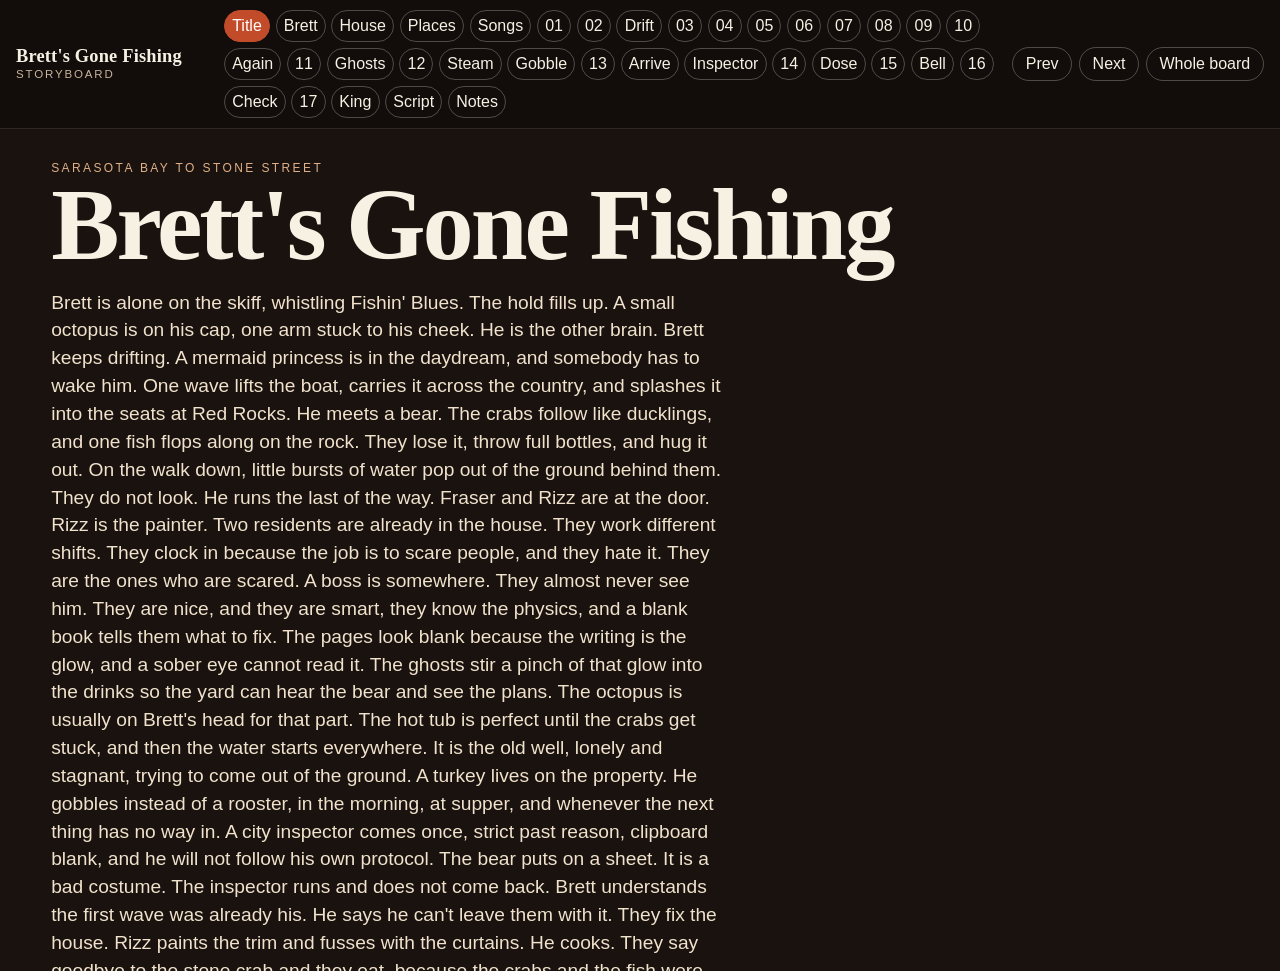
<file: bears-gone-fishin/index.html>
<!DOCTYPE html>
<html lang="en">
<head>
  <meta charset="utf-8">
  <meta name="viewport" content="width=device-width, initial-scale=1">
  <title>Brett's Gone Fishing — storyboard</title>
  <style>
    :root {
      --ink: #1a120e;
      --paper: #f3ead7;
      --paper-2: #e7d8bc;
      --gulf: #1c6e78;
      --gulf-deep: #0e3d44;
      --rock: #c24b2a;
      --rock-deep: #6e2618;
      --foam: #f7f1e4;
      --muted: #6d5b4a;
      --line: rgba(26, 18, 14, 0.16);
      --shadow: 0 18px 50px rgba(0, 0, 0, 0.35);
    }

    * { box-sizing: border-box; }

    html, body {
      margin: 0;
      height: 100%;
      background: var(--ink);
      color: var(--ink);
      font-family: "Avenir Next", "Segoe UI", Helvetica, Arial, sans-serif;
    }

    body {
      min-height: 100%;
    }

    button, a { font: inherit; }

    .top {
      position: sticky;
      top: 0;
      z-index: 4;
      display: flex;
      align-items: center;
      gap: 1rem;
      padding: 0.65rem 1rem;
      background: #120d0b;
      color: var(--foam);
      border-bottom: 1px solid rgba(243, 234, 215, 0.12);
    }

    .brand {
      display: flex;
      flex-direction: column;
      min-width: 12rem;
      line-height: 1;
    }

    .brand strong {
      font-family: Palatino, "Iowan Old Style", "Palatino Linotype", Georgia, serif;
      font-weight: 600;
      font-size: 1.15rem;
      letter-spacing: 0.01em;
    }

    .brand span {
      margin-top: 0.2rem;
      color: #c8b49a;
      font-size: 0.72rem;
      letter-spacing: 0.16em;
      text-transform: uppercase;
    }

    .dots {
      display: flex;
      flex-wrap: wrap;
      gap: 0.35rem;
      flex: 1;
    }

    .dots button {
      min-width: 2rem;
      height: 2rem;
      padding: 0 0.45rem;
      border-radius: 999px;
      border: 1px solid rgba(243, 234, 215, 0.28);
      background: transparent;
      color: var(--foam);
      cursor: pointer;
    }

    .dots button[aria-current="true"] {
      background: var(--rock);
      border-color: var(--rock);
      color: white;
    }

    .nav {
      display: flex;
      gap: 0.4rem;
    }

    .nav button, .mode {
      border: 1px solid rgba(243, 234, 215, 0.28);
      background: transparent;
      color: var(--foam);
      border-radius: 999px;
      padding: 0.45rem 0.8rem;
      cursor: pointer;
    }

    .nav button:hover, .mode:hover, .dots button:hover {
      border-color: var(--foam);
    }

    .reel {
      position: relative;
      height: calc(100vh - 58px);
      display: flex;
      overflow-x: auto;
      overflow-y: hidden;
      scroll-snap-type: x mandatory;
    }

    .frame {
      flex: 0 0 100%;
      height: 100%;
      min-height: 0;
      min-width: 0;
      scroll-snap-align: start;
      display: grid;
      grid-template-columns: minmax(0, 2.35fr) minmax(260px, 0.7fr);
      gap: 1.25rem;
      padding: 1.25rem 1.25rem 2.5rem;
      background:
        radial-gradient(circle at 18px 22px, #120d0b 6px, transparent 7px) left top / 100% 36px repeat-y,
        linear-gradient(#241812, #241812);
    }

    .picture {
      margin: 0;
      min-height: 0;
      min-width: 0;
      background: #0c0908;
      border-radius: 8px;
      overflow: hidden;
      box-shadow: var(--shadow);
      display: flex;
      align-items: center;
      justify-content: center;
    }

    .picture img {
      display: block;
      width: auto;
      height: auto;
      max-width: 100%;
      max-height: 100%;
      object-fit: contain;
      object-position: center center;
    }

    .picture.strip {
      flex-direction: column;
      align-items: stretch;
      justify-content: flex-start;
      overflow-y: auto;
      gap: 0;
      scroll-snap-type: y mandatory;
      background: #0c0908;
      box-shadow: var(--shadow);
    }

    .picture.strip .slide {
      flex: 0 0 100%;
      width: 100%;
      height: 100%;
      min-height: 0;
      display: flex;
      align-items: center;
      justify-content: center;
      scroll-snap-align: start;
    }

    .picture.strip .slide img {
      flex: 0 1 auto;
      width: auto;
      height: auto;
      max-width: 100%;
      max-height: 100%;
      border-radius: 0;
      box-shadow: none;
    }

    .slug {
      margin: 0;
      min-height: 0;
      background: var(--paper);
      color: var(--ink);
      border-radius: 8px;
      padding: 1.3rem 1.35rem 2rem;
      overflow: auto;
      overscroll-behavior: contain;
      box-shadow: var(--shadow);
      display: flex;
      flex-direction: column;
      gap: 0.85rem;
    }

    .kicker {
      display: flex;
      justify-content: space-between;
      align-items: baseline;
      gap: 1rem;
      color: var(--rock-deep);
      font-size: 0.75rem;
      letter-spacing: 0.16em;
      text-transform: uppercase;
    }

    .slug h2 {
      margin: 0;
      font-family: Palatino, "Iowan Old Style", "Palatino Linotype", Georgia, serif;
      font-size: clamp(2rem, 3vw, 3.1rem);
      font-weight: 600;
      line-height: 0.95;
      letter-spacing: -0.02em;
    }

    .action {
      margin: 0;
      font-size: 1.12rem;
      line-height: 1.4;
    }

    .script {
      margin: 0;
      padding: 0.75rem 0.85rem;
      background: rgba(194, 75, 42, 0.08);
      border-left: 3px solid var(--rock);
      font-size: 0.98rem;
      line-height: 1.45;
    }

    .script b {
      display: block;
      font-size: 0.68rem;
      letter-spacing: 0.14em;
      text-transform: uppercase;
      color: var(--rock-deep);
      margin-bottom: 0.28rem;
    }

    .meta {
      margin-top: auto;
      display: grid;
      gap: 0.55rem;
      padding-top: 0.8rem;
      border-top: 1px solid var(--line);
    }

    .meta p {
      margin: 0;
      font-size: 0.95rem;
      line-height: 1.35;
    }

    .meta b {
      display: block;
      font-size: 0.68rem;
      letter-spacing: 0.14em;
      text-transform: uppercase;
      color: var(--muted);
      font-weight: 700;
      margin-bottom: 0.12rem;
    }

    .prompts details {
      border-top: 1px solid var(--line);
      padding-top: 0.45rem;
    }

    .prompts summary {
      cursor: pointer;
      font-size: 0.72rem;
      letter-spacing: 0.14em;
      text-transform: uppercase;
      color: var(--rock-deep);
    }

    .prompts pre {
      white-space: pre-wrap;
      font-family: "Avenir Next", "Segoe UI", Helvetica, Arial, sans-serif;
      font-size: 0.88rem;
      line-height: 1.4;
      margin: 0.45rem 0 0.7rem;
    }

    .title-frame {
      grid-template-columns: 1fr;
      align-content: start;
      align-items: start;
      background: #1a120e;
      padding: 2rem 4vw 42vh;
      overflow-x: hidden;
      overflow-y: auto;
      overscroll-behavior: contain;
      scroll-padding-top: 1.5rem;
      scroll-padding-bottom: 3rem;
    }

    .title-board {
      max-width: 1180px;
      margin: 0 auto;
      color: var(--foam);
      padding-bottom: 2rem;
    }

    .title-board .prompts { margin: 1rem 0 0.2rem; }
    .title-board .prompts summary { color: #e0b089; }
    .title-board .prompts pre { color: #f3e6d4; }
    .title-board .prompts details { border-top-color: rgba(243, 234, 215, 0.22); }

    .title-board p.eyebrow {
      margin: 0 0 0.4rem;
      letter-spacing: 0.2em;
      text-transform: uppercase;
      font-size: 0.75rem;
      color: #e0b089;
    }

    .title-board h1 {
      margin: 0;
      font-family: Palatino, "Iowan Old Style", "Palatino Linotype", Georgia, serif;
      font-size: clamp(3.2rem, 8vw, 7.2rem);
      font-weight: 600;
      line-height: 0.86;
      letter-spacing: -0.03em;
    }

    .lede {
      max-width: 42rem;
      font-size: 1.2rem;
      line-height: 1.45;
      color: #f0e2cc;
    }

    .cast {
      margin-top: 1.4rem;
      display: grid;
      grid-template-columns: 0.7fr 0.7fr 1.15fr 1.25fr 0.7fr;
      gap: 0.7rem;
    }

    .cast figure {
      margin: 0;
      background: #2a1d16;
      border-radius: 8px;
      overflow: hidden;
    }

    .cast img {
      width: 100%;
      height: auto;
      object-fit: contain;
      object-position: center center;
      display: block;
      background: #f3ead7;
    }

    .cast figcaption,
    .refs figcaption {
      padding: 0.45rem 0.6rem 0.55rem;
      font-size: 0.75rem;
      letter-spacing: 0.04em;
      text-transform: uppercase;
      color: #e7d3b8;
    }

    .refs {
      margin-top: 1rem;
      display: grid;
      grid-template-columns: repeat(2, minmax(0, 1fr));
      gap: 0.85rem;
    }

    .refs figure {
      margin: 0;
      background: #2a1d16;
      border-radius: 8px;
      overflow: hidden;
    }

    .refs img {
      width: 100%;
      height: auto;
      max-height: 72vh;
      object-fit: contain;
      object-position: center center;
      display: block;
      background: #efe4d0;
    }

    .refs figcaption { text-transform: none; letter-spacing: 0; line-height: 1.35; }

    .atlas {
      margin-top: 1.2rem;
      display: grid;
      gap: 0.75rem;
    }

    .atlas article {
      background: #2a1d16;
      border-radius: 8px;
      padding: 0.75rem 1rem 0.9rem;
    }

    .atlas h2 {
      margin: 0;
      font-family: Palatino, Georgia, serif;
      font-size: 1.35rem;
      font-weight: 600;
      color: #f3ead7;
    }

    .atlas p {
      margin: 0.3rem 0 0;
      color: #eadcc8;
      line-height: 1.4;
    }

    .atlas a { color: #f0c39a; }

    .atlas .links { margin-top: 0.4rem; }

    .atlas .links a { margin-right: 0.85rem; }

    .atlas.sheet {
      grid-template-columns: 1fr 1fr;
      align-items: start;
    }

    .outline {
      margin-top: 1.8rem;
      max-width: 46rem;
      color: #eadcc8;
      line-height: 1.45;
    }

    .outline h2 {
      margin: 1.4rem 0 0.4rem;
      font-family: Palatino, Georgia, serif;
      font-size: 1.8rem;
      font-weight: 600;
      color: #f3ead7;
    }

    .outline p { margin: 0.45rem 0 0; }

    .outline ol { margin: 0.4rem 0 0; padding-left: 1.3rem; }

    .outline li { margin: 0.55rem 0; }

    .players {
      margin-top: 1rem;
      display: grid;
      grid-template-columns: 1fr 1fr;
      gap: 0.8rem;
    }

    .players iframe,
    .players audio {
      width: 100%;
      border: 0;
      border-radius: 8px;
      background: #000;
    }

    .players iframe { aspect-ratio: 16 / 9; }

    .players audio { height: 3.2rem; background: #2a1d16; }

    .players p {
      margin: 0.35rem 0 0;
      color: #e7d3b8;
      font-size: 0.85rem;
    }

    .notes {
      display: grid;
      grid-template-columns: 1fr 1fr;
      gap: 1rem 2rem;
      margin-top: 1.5rem;
      color: #eadcc8;
      font-size: 0.92rem;
      line-height: 1.45;
    }

    .notes h2 {
      grid-column: 1 / -1;
      margin: 0.4rem 0 0;
      font-family: Palatino, Georgia, serif;
      font-size: 1.8rem;
      font-weight: 600;
    }

    .notes a { color: #f0c39a; }

    .whistle {
      margin-top: 1.3rem;
      display: grid;
      gap: 0.55rem;
      max-width: 46rem;
    }

    .whistle h2 {
      margin: 0.4rem 0 0;
      font-family: Palatino, Georgia, serif;
      font-size: 1.7rem;
      font-weight: 600;
    }

    .whistle p { margin: 0; color: #f0e2cc; line-height: 1.45; }

    .whistle pre {
      margin: 0;
      padding: 0.7rem 0.85rem;
      background: #2a1d16;
      border-radius: 8px;
      color: #f3e6d4;
      font-family: ui-monospace, "SF Mono", Menlo, monospace;
      font-size: 0.92rem;
      line-height: 1.5;
    }

    body.wall .reel {
      display: block;
      height: auto;
      overflow: visible;
      scroll-snap-type: none;
    }

    body.wall .frame {
      height: auto;
      min-height: 100vh;
      scroll-snap-align: none;
      display: block;
    }

    body.wall .picture {
      height: auto;
      overflow: visible;
    }

    body.wall .picture img,
    body.wall .picture.strip .slide img {
      width: 100%;
      height: auto;
      max-width: none;
      max-height: none;
    }

    body.wall .picture.strip,
    body.wall .picture.strip .slide {
      height: auto;
      overflow: visible;
      flex: none;
    }

    body.wall .slug {
      margin-top: 0.8rem;
    }

    body.wall .title-frame .cast img { height: auto; }

    @media (max-width: 860px) {
      .top { position: static; flex-wrap: wrap; }
      .reel {
        display: block;
        height: auto;
        overflow: visible;
        scroll-snap-type: y mandatory;
      }
      .frame, .title-frame {
        display: block;
        height: auto;
        min-height: 0;
        scroll-snap-align: start;
        overflow: visible;
        padding-bottom: 3rem;
      }
      .picture { height: auto; margin-bottom: 0.8rem; overflow: visible; }
      .picture img, .picture.strip .slide img { width: 100%; height: auto; max-width: none; max-height: none; }
      .picture.strip { overflow: visible; height: auto; }
      .picture.strip .slide { height: auto; flex: none; }
      .cast, .notes, .refs, .players, .atlas.sheet { grid-template-columns: 1fr; }
      .refs img, .cast img { height: auto; }
    }

    @media (prefers-reduced-motion: reduce) {
      .reel { scroll-behavior: auto; }
    }

    @media print {
      .top { display: none; }
      .reel { display: block; height: auto; overflow: visible; }
      .frame, .title-frame {
        break-after: page;
        height: auto;
        display: block;
        background: white;
      }
      .picture { height: auto; box-shadow: none; overflow: visible; }
      .picture img { width: 100%; height: auto; max-width: none; max-height: none; }
      .slug, .title-board { box-shadow: none; color: black; }
    }
  </style>
</head>
<body>
  <header class="top">
    <div class="brand">
      <strong>Brett's Gone Fishing</strong>
      <span>Storyboard</span>
    </div>
    <nav class="dots" aria-label="Boards"></nav>
    <div class="nav">
      <button type="button" id="prev" aria-label="Previous board">Prev</button>
      <button type="button" id="next" aria-label="Next board">Next</button>
      <button type="button" class="mode" id="mode">Whole board</button>
    </div>
  </header>

  <main class="reel" id="reel">
    <section class="frame title-frame" id="board-00" data-label="Title">
      <div class="title-board">
        <p class="eyebrow">Sarasota Bay to Stone Street</p>
        <h1>Brett's Gone Fishing</h1>
        <p class="lede">
          Brett is alone on the skiff, whistling Fishin' Blues.
          The hold fills up. A small octopus is on his cap, one arm
          stuck to his cheek. He is the other brain. Brett keeps drifting.
          A mermaid princess is in the daydream, and somebody has to wake
          him. One wave lifts the boat, carries it across the
          country, and splashes it into the seats at Red Rocks. He meets a bear.
          The crabs follow like ducklings, and one fish flops along on the rock.
          They lose it, throw full bottles, and hug it out. On the walk down,
          little bursts of water pop out of the ground behind them. They do not
          look. He runs the last of the way. Fraser and Rizz are at the door.
          Rizz is the painter. Two residents are already in the house.
          They work different shifts. They clock in because the job is to
          scare people, and they hate it. They are the ones who are scared.
          A boss is somewhere. They almost never see him. They are nice, and
          they are smart, they know the physics, and a blank book tells
          them what to fix. The pages look blank because the writing is
          the glow, and a sober eye cannot read it. The ghosts stir a
          pinch of that glow into the drinks so the yard can hear the bear
          and see the plans. The octopus is usually on Brett's head for
          that part. The hot
          tub is perfect until the crabs get stuck,
          and then the water starts everywhere. It is the old well, lonely
          and stagnant, trying to come out of the ground. A turkey lives on the property. He gobbles instead of a rooster, in the morning, at supper, and whenever the next thing has no way in. A city inspector
          comes once, strict past reason, clipboard blank, and he will not
          follow his own protocol. The bear puts on a sheet. It is a bad
          costume. The inspector runs and does not come back. Brett
          understands the first wave was already his. He says he can't leave
          them with it. They fix the house. Rizz paints
          the trim and fusses with the curtains. He cooks. They say goodbye to
          the stone crab and they eat, because the crabs and the fish were not
          well this far from the Gulf. The blue crab stays. He is the
          accountant. At the seats, Brett is about to call the water. The
          octopus squeezes once. He says he almost forgot. The blue crab
          brings the checkbook. He writes a huge check, the paper blank on
          purpose, and hands it to Fraser. Then he raises that well into
          another wave, and the skiff cruises home on it. On the bay the
          daydream is real. He has a tail, a crooked little crown on the
          cap, and she is in the boat.
        </p>
        <div class="prompts">
          <details open>
            <summary>Character prompt</summary>
            <pre>Dimensional comedy cartoon with real weight. Big comic proportions and a huge expression, but the sunlight, the wet hair, the worn cloth, and the scuffed gear feel real. He has volume, like a cartoon that could stand in the room. Not a photograph and not stop-motion.

The same man every time: a stocky, sun-flushed Florida fisherman in his late forties. A broad smile that squeezes his eyes shut, laugh lines, broad cheeks. Shoulder-length wavy sun-bleached dirty-blond hair. A full thick beard and mustache a shade darker than the hair. On the water: a backward blue ball cap, dark sunglasses, a dark long-sleeve shirt, gray chest waders, red work gloves. At the restaurant the same face wears a striped trucker cap, a black t-shirt, and sunglasses hung on the collar.

Full-body character sheet on a warm cream background. Three views of him in one picture: front, caught mid-laugh; three-quarter, one hand on his hip in the fishing clothes; and the restaurant version beside them. Off to the side, his boat with nobody aboard: a white Carolina skiff, black bottom, wire crab traps, bright green buoys. One look across the whole sheet. No lettering.</pre>
          </details>
          <details>
            <summary>How to run the boards</summary>
            <pre>Make the character sheet first. Use that picture as the reference for every board image, and paste the style line at the top of each image prompt. When a board image looks right, use it as frame one of its video prompt. One motion per video. He stays in the same clothes. The deck stays his.</pre>
          </details>
        </div>
        <div class="cast">
          <figure>
            <img src="panels/cast-face.jpg" alt="Cartoon bust of Brett: squinting laugh, wavy sun-bleached hair, full beard, striped cap, sunglasses on a black shirt.">
            <figcaption>The face</figcaption>
          </figure>
          <figure>
            <img src="panels/cast-body.jpg" alt="Full-body cartoon of Brett in a backward blue cap, sunglasses, gray bibs, and red gloves.">
            <figcaption>On the water</figcaption>
          </figure>
          <figure>
            <img src="panels/cast-boat.jpg" alt="Cartoon white skiff with a black bottom, wire crab traps, and green buoys on a calm bay.">
            <figcaption>The skiff</figcaption>
          </figure>
          <figure>
            <img src="panels/cast-lineup.jpg" alt="Cartoon lineup of Brett, a brown bear, a stone crab, a blue crab, and a silver fish.">
            <figcaption>The parade</figcaption>
          </figure>
          <figure>
            <img src="panels/cast-rizz.jpg" alt="Rizz in an intact blue work jacket and trousers covered in paint, holding a brush and a cream curtain.">
            <figcaption>Rizz. Paint on intact clothes. The older story frames still wear the ragged version.</figcaption>
          </figure>
        </div>
      </div>
    </section>

    <section class="frame title-frame" id="board-brett" data-label="Brett">
      <div class="title-board">
        <p class="eyebrow">The man · published pictures</p>
        <h1>Brett</h1>
        <p class="lede">Brett Wallin, Walt's Fish Market, Sarasota. These are the pictures the cartoon is drawn from. The deck shots are opening day of stone crab season, October 15, 2020. He is the man at the helm in the dark shirt and backward cap. The man standing in the blue shirt is his partner that morning.</p>
        <div class="refs">
          <figure>
            <img src="reference/brett-portrait.jpg" alt="Brett Wallin smiling under the Walt's sign, striped cap, sunglasses hanging on a black shirt.">
            <figcaption>May 23, 2022. Spencer Fordin, Your Observer.</figcaption>
          </figure>
          <figure>
            <img src="reference/brett-skiff.jpg" alt="White Carolina skiff on Sarasota Bay, traps and green buoys on the bow. Brett at the helm, another man standing in the bow.">
            <figcaption>Oct 15, 2020. Herald-Tribune. Brett is at the helm.</figcaption>
          </figure>
          <figure>
            <img src="reference/brett-trap.jpg" alt="Brett in a backward blue cap, sunglasses, gray bibs, and red gloves, hauling a wire crab trap.">
            <figcaption>Same morning. Backward cap, gray bibs, red gloves.</figcaption>
          </figure>
          <figure>
            <img src="reference/brett-crab.jpg" alt="Hands in gray bibs holding a stone crab with one large claw, over the gunwale of a white boat.">
            <figcaption>The crusher claw. Same gallery.</figcaption>
          </figure>
          <figure>
            <img src="reference/brett-eta.jpg" alt="Close selfie of Brett on gray water in a dark cap and a black rain jacket with a bright zipper.">
            <figcaption>Nov 11, 2020. Rebecca Fernandez, ABC7. Checking traps in the weather.</figcaption>
          </figure>
        </div>
      </div>
    </section>

    <section class="frame title-frame" id="board-house" data-label="House">
      <div class="title-board">
        <p class="eyebrow">Stone Street · the real front</p>
        <h1>The house</h1>
        <p class="lede">The door in the story is this building. Two stories of reddish sandstone from the street, white stone trim, a pediment, tall windows, an arched door, a cottonwood, and a gravel yard. The side wall is painted and says Lodging. There is no front porch. Morrison History prints 115 Stone Street. The lodge site prints 121.</p>
        <div class="refs">
          <figure>
            <img src="reference/house-2025.jpg" alt="The Cliff House in 2025: reddish sandstone, white trim, pediment, green window frames, arched door, cottonwood, wooden fence.">
            <figcaption>2025, Randy Look. The front the cartoon now follows. Morrison History.</figcaption>
          </figure>
          <figure>
            <img src="reference/house-plaque.jpg" alt="Bronze plaque reading Cliff House Lodge Historical Site, mounted on the sandstone wall.">
            <figcaption>The plaque by the door. It names Odell Frasier Bullington, who bought the lodge in 2006.</figcaption>
          </figure>
          <figure>
            <img src="reference/house-2000.jpg" alt="Color photo from 2000 of the pink sandstone front with white trim and Lodging painted on the side wall.">
            <figcaption>2000, Sally White. Same pediment, Lodging on the side.</figcaption>
          </figure>
          <figure>
            <img src="reference/house-1976-front.jpg" alt="Black and white 1976 photo of the Cliff House front in snow, with a sign on the roof.">
            <figcaption>1976 front. Pat Porter, Jefferson County survey, via Morrison History.</figcaption>
          </figure>
          <figure>
            <img src="reference/house-1976-rear.jpg" alt="Black and white rear view of the stone Cliff House with a glassed porch and a station wagon.">
            <figcaption>1976 rear. The stone pattern and the pediment.</figcaption>
          </figure>
          <figure>
            <img src="reference/house-1889.jpg" alt="Historic photograph of the stone Cliff House hotel against a bare hillside, with a roof sign.">
            <figcaption>The old hotel, published by Morrison History. Rough stone, hillside behind it.</figcaption>
          </figure>
        </div>
      </div>
    </section>

    <section class="frame title-frame" id="board-places" data-label="Places">
      <div class="title-board">
        <p class="eyebrow">For the locations · real photographs</p>
        <h1>The places</h1>
        <p class="lede">Cliff House, the seats at Red Rocks, the Gulf, Walt's, and the water he fishes. He works Sarasota Bay from the skiff. The dock he fished as a child was the family dock on Big Pass. This page has no picture of that dock, and it does not use a public pier in its place. The links open the real map, a satellite view of the block, and Google Earth so the ground around each place is visible.</p>
        <div class="atlas">
          <article>
            <h2>Cliff House</h2>
            <p>121 Stone Street, Morrison, Colorado 80465. Morrison History prints 115 Stone Street for this same house. The pin is the lodge.</p>
            <p class="links">
              <a href="https://www.google.com/maps/search/?api=1&amp;query=Cliff+House+Lodge,+121+Stone+Street,+Morrison,+CO+80465">Map</a>
              <a href="https://www.google.com/maps/@39.6546343,-105.1908778,18z/data=!3m1!1e3">Satellite</a>
              <a href="https://earth.google.com/web/search/Cliff+House+Lodge,+121+Stone+Street,+Morrison,+Colorado">Earth</a>
            </p>
          </article>
          <article>
            <h2>The walk</h2>
            <p>Stone Street to the amphitheatre is about a mile. This view is the ground between the lodge and the seats.</p>
            <p class="links">
              <a href="https://www.google.com/maps/@39.660013,-105.198297,15z">Map</a>
              <a href="https://www.google.com/maps/@39.660013,-105.198297,15z/data=!3m1!1e3">Satellite</a>
              <a href="https://earth.google.com/web/@39.660013,-105.198297,2200a,2500d,35y,20h,50t,0r">Earth</a>
            </p>
          </article>
          <article>
            <h2>Red Rocks</h2>
            <p>Red Rocks Amphitheatre, 18300 West Alameda Parkway, Morrison, Colorado 80465. The wide photograph below is the park around the seats, not the stage.</p>
            <p class="links">
              <a href="https://www.google.com/maps/search/?api=1&amp;query=Red+Rocks+Amphitheatre,+18300+West+Alameda+Parkway,+Morrison,+CO">Map</a>
              <a href="https://www.google.com/maps/@39.6653917,-105.2057171,17z/data=!3m1!1e3">Satellite</a>
              <a href="https://earth.google.com/web/search/Red+Rocks+Amphitheatre,+Morrison,+Colorado">Earth</a>
            </p>
          </article>
          <article>
            <h2>Walt's</h2>
            <p>Walt's Fish Market, Restaurant and Tiki Bar, 4144 South Tamiami Trail, Sarasota, Florida 34231.</p>
            <p class="links">
              <a href="https://www.google.com/maps/search/?api=1&amp;query=Walt's+Fish+Market,+4144+South+Tamiami+Trail,+Sarasota,+FL+34231">Map</a>
              <a href="https://www.google.com/maps/@27.2938110,-82.5306658,18z/data=!3m1!1e3">Satellite</a>
              <a href="https://earth.google.com/web/search/4144+South+Tamiami+Trail,+Sarasota,+Florida">Earth</a>
            </p>
          </article>
          <article>
            <h2>The Gulf</h2>
            <p>South Lido County Park, the beach in the Gulf photograph. The aerial takes in the sand, the water, and the start of the pass.</p>
            <p class="links">
              <a href="https://www.google.com/maps/search/?api=1&amp;query=South+Lido+County+Park,+Sarasota,+Florida">Map</a>
              <a href="https://www.google.com/maps/@27.3036144,-82.5660421,16z/data=!3m1!1e3">Satellite</a>
              <a href="https://earth.google.com/web/search/South+Lido+County+Park,+Sarasota,+Florida">Earth</a>
            </p>
          </article>
          <article>
            <h2>Big Pass</h2>
            <p>Big Sarasota Pass, the inlet between Lido Key and Siesta Key. He fished the family dock on this pass as a child. The pin is the pass. It is not that dock, and it is not a public pier.</p>
            <p class="links">
              <a href="https://www.google.com/maps/search/?api=1&amp;query=Big+Sarasota+Pass,+Florida">Map</a>
              <a href="https://www.google.com/maps/@27.2941781,-82.5660784,15z/data=!3m1!1e3">Satellite</a>
              <a href="https://earth.google.com/web/@27.2941781,-82.5660784,0a,2200d,35y,10h,55t,0r">Earth</a>
            </p>
          </article>
          <article>
            <h2>Sarasota Bay</h2>
            <p>The bay he works from the skiff. This view is the water, wide enough to show the shore.</p>
            <p class="links">
              <a href="https://www.google.com/maps/search/?api=1&amp;query=Sarasota+Bay,+Florida">Map</a>
              <a href="https://www.google.com/maps/@27.3506005,-82.5720423,13z/data=!3m1!1e3">Satellite</a>
              <a href="https://earth.google.com/web/search/Sarasota+Bay,+Florida">Earth</a>
            </p>
          </article>
        </div>
        <div class="refs">
          <figure>
            <img src="reference/house-2025.jpg" alt="The Cliff House in 2025, reddish sandstone front, white trim, cottonwood, and gravel yard.">
            <figcaption>Cliff House, Stone Street, Morrison. 2025, Randy Look. Morrison History.</figcaption>
          </figure>
          <figure>
            <img src="reference/red-rocks.jpg" alt="Red Rocks Amphitheatre from the top of the seats, looking down at the stage and the red rocks.">
            <figcaption>Red Rocks Amphitheatre, Morrison. Dough4872, own work, <a href="https://commons.wikimedia.org/wiki/File:Red_Rocks_Amphitheatre_from_top_of_amphitheatre.jpeg">Wikimedia Commons</a>. <a href="https://creativecommons.org/licenses/by-sa/4.0">CC BY-SA 4.0</a>. Resized for this page.</figcaption>
          </figure>
          <figure>
            <img src="reference/red-rocks-park.jpg" alt="The red sandstone of Red Rocks Park under a clear sky, with dry grass and a little snow in the foreground.">
            <figcaption>The park around the amphitheatre. Lovemedead, own work, <a href="https://commons.wikimedia.org/wiki/File:Wide_view_of_Red_Rocks_Park,_Morrison,_Colorado.jpg">Wikimedia Commons</a>. <a href="https://creativecommons.org/licenses/by-sa/4.0">CC BY-SA 4.0</a>. Resized for this page.</figcaption>
          </figure>
          <figure>
            <img src="reference/gulf-sarasota.jpg" alt="The Gulf of Mexico at Lido Key, Sarasota, with a low sun on the water and sand in the foreground.">
            <figcaption>The Gulf at Lido Key, Sarasota. Ryan Hodnett, own work, <a href="https://commons.wikimedia.org/wiki/File:Gulf_of_Mexico_-_Sarasota,_Florida_2023-01-22_(01).jpg">Wikimedia Commons</a>. <a href="https://creativecommons.org/licenses/by-sa/4.0">CC BY-SA 4.0</a>. Resized for this page.</figcaption>
          </figure>
          <figure>
            <img src="reference/brett-portrait.jpg" alt="Brett Wallin under the Walt's sign at the restaurant on Tamiami Trail.">
            <figcaption>Walt's Fish Market, Restaurant and Tiki Bar, 4144 S. Tamiami Trail, Sarasota. May 23, 2022. Spencer Fordin, Your Observer.</figcaption>
          </figure>
          <figure>
            <img src="reference/brett-skiff.jpg" alt="White Carolina skiff with traps and green buoys on Sarasota Bay. Brett at the helm.">
            <figcaption>The skiff on Sarasota Bay, opening day, Oct 15, 2020. Herald-Tribune. This is the boat he fishes from. The childhood dock on Big Pass is not in this picture.</figcaption>
          </figure>
          <figure>
            <img src="reference/sarasota-bay.jpg" alt="Sarasota Bay, shallow clear water in the foreground and the far shore across the bay.">
            <figcaption>Sarasota Bay. Ryan Hodnett, own work, <a href="https://commons.wikimedia.org/wiki/File:Sarasota_Bay_-_Sarasota,_Florida_2023-01-23_(01).jpg">Wikimedia Commons</a>. <a href="https://creativecommons.org/licenses/by-sa/4.0">CC BY-SA 4.0</a>. Resized for this page. The bay, not a pier.</figcaption>
          </figure>
        </div>
      </div>
    </section>

    <section class="frame title-frame" id="board-songs" data-label="Songs">
      <div class="title-board">
        <p class="eyebrow">Widespread Panic · the band's own uploads</p>
        <h1>The songs</h1>
        <p class="lede">The boat opens on Fishin' Blues. Taj Mahal, 1969. He whistles that one while the traps come up. Bear's Gone Fishin' is the tune once the skiff is in the seats. Those two play from the files here. The other players are the YouTube uploads. The page prints none of the lyric.</p>
        <div class="players local-audio">
          <div>
            <audio controls preload="none" src="audio/fishin-blues.mp3"></audio>
            <p>Fishin' Blues. Taj Mahal, 1969. The opening song, and the whistle on the water.</p>
          </div>
          <div>
            <audio controls preload="none" src="audio/bears-gone-fishin.mp3"></audio>
            <p>Bear's Gone Fishin'. The tune in the seats. On this board he sings it as Brett's Gone Fishing.</p>
          </div>
        </div>
        <div class="whistle">
          <h2>Whistle it while he fishes</h2>
          <p>Key of D major. No capo. A fan chart and a key reading of the 1969 studio master agree on D. Tunebat reads that master near a walking 77. The bounce is the quicker notes inside the walk. This is a pocket so the fishing boards can be whistled. The player is the pitch. It is not a published score.</p>
          <pre>D    xx0232
A    x02220
E7   020100
D7   xx0212
G    320003

Verse     D . . . | D . . . | A . . . | D . . .
          D . . . | E7  . . | A . . . | A . . .

Refrain   D . . . | D7  . . | G . . . | D . . .
          D . . . | A . . . | D . . . | D . . .</pre>
          <p>The tag to whistle when the trap clears the gunwale. Scale degrees of D. 1 is D, 3 is F-sharp, 5 is A. Short bounce, then sit on D: 5 3 1, then 3 5 3 1. Out loud, that is A, F-sharp, D, F-sharp, A, F-sharp, D. Match it to the refrain in the player, then keep that loop under the haul.</p>
        </div>
        <div class="players">
          <div>
            <iframe src="https://www.youtube-nocookie.com/embed/2WK3c7HtXK4" title="Fishin' Blues by Taj Mahal" allow="accelerometer; autoplay; clipboard-write; encrypted-media; gyroscope; picture-in-picture; web-share" allowfullscreen></iframe>
            <p>Fishin' Blues. Taj Mahal, 1969. The opening song, and the whistle on the water.</p>
          </div>
          <div>
            <iframe src="https://www.youtube-nocookie.com/embed/Rza5eWjYAPs" title="Bear's Gone Fishin' by Widespread Panic" allow="accelerometer; autoplay; clipboard-write; encrypted-media; gyroscope; picture-in-picture; web-share" allowfullscreen></iframe>
            <p>Bear's Gone Fishin'. 'Til the Medicine Takes, 1999. The tune once they are in the seats. On this board he sings that one as Brett's Gone Fishing.</p>
          </div>
          <div>
            <iframe src="https://www.youtube-nocookie.com/embed/hjA1gvYSd2Q" title="Bear's Gone Fishin' live at Red Rocks" allow="accelerometer; autoplay; clipboard-write; encrypted-media; gyroscope; picture-in-picture; web-share" allowfullscreen></iframe>
            <p>Bear's Gone Fishin', live at Red Rocks, June 24, 2023.</p>
          </div>
          <div>
            <iframe src="https://www.youtube-nocookie.com/embed/0BQl2HhnguY" title="Chilly Water by Widespread Panic" allow="accelerometer; autoplay; clipboard-write; encrypted-media; gyroscope; picture-in-picture; web-share" allowfullscreen></iframe>
            <p>Chilly Water. Space Wrangler. The morning, before the wave.</p>
          </div>
          <div>
            <iframe src="https://www.youtube-nocookie.com/embed/srRTKrZzmys" title="Fishing by Widespread Panic" allow="accelerometer; autoplay; clipboard-write; encrypted-media; gyroscope; picture-in-picture; web-share" allowfullscreen></iframe>
            <p>Fishing. Ball, 2003. The walk off the rocks.</p>
          </div>
        </div>
      </div>
    </section>

    <section class="frame" id="board-01" data-label="01">
      <figure class="picture strip">
        <div class="slide"><img src="panels/01a-the-line.jpg" alt="Brett alone on the white skiff, lips pursed whistling, both red gloves on the ropes of stacked wire traps with green buoys. The whole boat is in frame on Sarasota Bay."></div>
        <div class="slide"><img src="panels/01b-the-trap.jpg" alt="Brett at the helm lifts a wire trap. Crabs and fish spill toward a deck already full of catch. The whole skiff is in frame."></div>
        <div class="slide"><img src="panels/01-silly-voice.jpg" alt="Brett alone at the helm of the white skiff, mouth wide open singing, traps and green buoys piled on the bow, bay houses and palms behind him."></div>
      </figure>
      <div class="slug">
        <div class="kicker"><span>Board 01</span><span>Three frames · Sarasota Bay</span></div>
        <h2>Fishin' Blues</h2>
        <p class="action">Nobody else is on the boat. He hauls a wire trap and whistles Fishin' Blues at the bay, loose and too happy. The impression is terrible. The morning is perfect.</p>
        <p class="script"><b>Script</b>He leans over the gunwale and takes the line. The trap breaks the surface. He whistles the refrain tag, A, F-sharp, D, F-sharp, A, F-sharp, D, and grins at a stone crab like it asked for the song. One red glove stays on the wheel. He does not look for an audience.</p>
        <div class="prompts">
          <details>
            <summary>Image prompt</summary>
            <pre>Dimensional comedy cartoon with real weight. Big comic proportions, real sunlight, wet hair, worn cloth. Not a photograph and not stop-motion.

The same fisherman sits alone at the helm of a white Carolina skiff with a black bottom, on calm sunny Sarasota Bay, palms and waterfront houses behind him. Wire crab traps and bright green buoys are piled on the bow. Backward blue cap, sunglasses, gray chest waders, red gloves, shoulder-length wavy sun-bleached hair, full beard. His mouth is wide open in a ridiculous singing howl, one red glove on the wheel. Morning light. He is the only person. No lettering.</pre>
          </details>
          <details>
            <summary>Video prompt</summary>
            <pre>This picture is frame one. He belts one long silly note: his mouth opens wider, his shoulders rock, and the skiff drifts from the left third of the frame toward the right third. The traps stay lashed. The bay stays calm. The camera holds. No other people. End with the boat farther right than it started, the howl still on his face.</pre>
          </details>
        </div>
        <div class="meta">
          <p><b>Sound</b>Fishin' Blues, Taj Mahal, in D. He whistles the refrain tag while the trap comes up. The chord pocket is on the Songs board.</p>
          <p><b>Picture</b>Backward blue cap, sunglasses, gray bibs, red gloves. White skiff, black bottom, wire traps, green buoys.</p>
        </div>
      </div>
    </section>

    <section class="frame" id="board-02" data-label="02">
      <figure class="picture strip">
        <div class="slide"><img src="panels/02a-the-claw.jpg" alt="Brett kneels in the full skiff, whistling at a stone crab held up in one red glove. Traps and green buoys sit on the bow. The whole boat is in frame."></div>
        <div class="slide"><img src="panels/02-the-hold.jpg" alt="Brett grinning with both arms out over a skiff packed with stone crabs, blue crabs, and fish. Traps and green buoys are still on the bow."></div>
        <div class="slide"><img src="panels/02b-the-rock.jpg" alt="Brett braces with both arms out as the full skiff tips and throws spray. Crabs and fish cover the deck. The whole boat stays in frame."></div>
        <div class="slide"><img src="panels/02c-the-head.jpg" alt="Brett grins with both arms out in the full skiff. A small red octopus sits on his cap with one arm on his cheek."></div>
      </figure>
      <div class="slug">
        <div class="kicker"><span>Board 02</span><span>Four frames · the hold</span></div>
        <h2>About to cook</h2>
        <p class="action">Stone crabs, softshells, blue crabs, the whole works. He is about to turn for the restaurant and start cooking. The skiff gives its first hard rock. The octopus is already on the cap.</p>
        <p class="script"><b>Script</b>He pats the pile and tells it, quietly, that this is dinner. The whistle keeps going. A trap shifts. The hull tips. He gets a knee on the gunwale and stays with the song. A small red octopus is on the cap. One arm is stuck to his cheek. He came up with the catch. He is the smartest thing in the boat, and he does not mention it.</p>
        <div class="prompts">
          <details>
            <summary>Image prompt</summary>
            <pre>Dimensional comedy cartoon with real weight. Same fisherman, same white skiff with the black bottom, same sunny Sarasota Bay. The deck behind him is heaped with stone crabs, softshell crabs, bright blue crabs, and silver fish. He throws both red-gloved arms wide and grins like the day is won. The hull tips, waterline higher on one side, the first rock. Traps and green buoys still on the bow. He is the only person. No lettering.</pre>
          </details>
          <details>
            <summary>Video prompt</summary>
            <pre>This picture is frame one. The skiff rocks hard. The bow rises toward the top of the frame, then drops, and the pile of crabs and fish shifts toward him. His arms stay out. He keeps grinning. The camera holds. End with the hull lower in the frame than it started and spray on the gunwale.</pre>
          </details>
        </div>
        <div class="meta">
          <p><b>Sound</b>Same song. The note starts to shake with the boat.</p>
          <p><b>Picture</b>The grin over a full deck. He still thinks this is a good day.</p>
        </div>
      </div>
    </section>

    <section class="frame" id="board-drift" data-label="Drift">
      <figure class="picture">
        <img src="panels/02d-the-drift.jpg" alt="On the skiff, Brett smiles at nothing while a see-through mermaid with a shell crown sits on the front trap. A red octopus watches from his blue cap. The hold is full of wire traps and green buoys.">
      </figure>
      <div class="slug">
        <div class="kicker"><span>Drift</span><span>The first one</span></div>
        <h2>He goes somewhere</h2>
        <p class="action">The hold is full and he leaves anyway. A princess only he can see sits on the trap. The octopus watches from the cap. Nobody has woken him yet.</p>
        <p class="script"><b>Script</b>Same skiff. Same traps. Same green buoys. His eyes go soft and the smile goes somewhere else. She is on the front trap, a little see-through: long dark wet hair, a small crown of shell and copper, copper scales, a deep-teal tail. She already knows him. He does not know her yet. She is his future wife, in the cartoon, and the daydream is the first leak of it. The octopus stays on the cap and lets this one go. The wave is still coming.</p>
        <div class="prompts">
          <details>
            <summary>Image prompt</summary>
            <pre>Dimensional comedy cartoon with real weight. The white skiff on Sarasota Bay, wire traps, green buoys, hold full. Brett in the backward blue cap, sunglasses, gray bibs, and red gloves smiles a dopey faraway smile. A see-through mermaid sits on the front trap: long dark wet hair, gold-green eyes, shell-and-copper crown, copper scale bodice, deep-teal tail. The small red octopus is on the cap. One grown Brett. No lettering.</pre>
          </details>
          <details>
            <summary>Video prompt</summary>
            <pre>This picture is frame one. Brett's smile stays soft. The mermaid's hand rests on his cheek and does not become solid. The octopus on the cap leans down and does not poke yet. The camera holds. End before he blinks.</pre>
          </details>
        </div>
        <div class="meta">
          <p><b>Sound</b>The bay, and him not whistling.</p>
          <p><b>Hold</b>Only he can see her. The octopus can. The crabs cannot.</p>
        </div>
      </div>
    </section>

    <section class="frame" id="board-03" data-label="03">
      <figure class="picture strip">
        <div class="slide"><img src="panels/03-the-wave.jpg" alt="A huge green wave lifting the white skiff over Sarasota Bay. Brett hangs onto the console, traps and green buoys on the face of the wave."></div>
        <div class="slide"><img src="panels/03b-across-america.jpg" alt="The same wave carries the whole white skiff high over the middle of the United States, plains and a river below, mountains ahead."></div>
        <div class="slide"><img src="panels/03c-the-splash.jpg" alt="The wave crashes into the red sandstone seats at Red Rocks and sets the whole skiff down in the benches."></div>
      </figure>
      <div class="slug">
        <div class="kicker"><span>Board 03</span><span>Three frames · across the country</span></div>
        <h2>The wave</h2>
        <p class="action">One wave stands up under the skiff, carries the boat clear across the United States, and splashes it into the seats at Red Rocks. He is still whistling when his feet leave the deck. He does not name the wave.</p>
        <p class="script"><b>Script</b>He looks up. Both gloves hit the console. The bay drops away. Plains, a river, and little towns pass under the hull. The mountains come up ahead. Then the wave breaks on red sandstone and the skiff lands in the benches. Scroll the picture: the lift, the crossing, the splash.</p>
        <div class="prompts">
          <details>
            <summary>Image prompt</summary>
            <pre>Dimensional comedy cartoon with real weight. One enormous green wave lifts the little white skiff high over Sarasota Bay. The same fisherman clings to the console, mouth still open mid-song, backward blue cap and red gloves. Traps and bright green buoys ride the face of the wave, spray everywhere. Sunny day gone wild. Palms still on the shore below. No lettering.</pre>
          </details>
          <details>
            <summary>Video prompt</summary>
            <pre>This picture is frame one. The wave carries the skiff from the lower left up to the top center of the frame. A trap tumbles loose and falls behind the hull. He hangs on with both gloves. The howl stays on his face. The camera tilts up with the boat. End with the skiff small against the sky and the shore far below.</pre>
          </details>
        </div>
        <div class="meta">
          <p><b>Sound</b>The howl, then nothing but water.</p>
          <p><b>Picture</b>The little white hull on the face of it. Gulf light. Palms still on the shore he is leaving.</p>
        </div>
      </div>
    </section>

    <section class="frame" id="board-04" data-label="04">
      <figure class="picture">
        <img src="panels/04-the-seats.jpg" alt="The white skiff sitting in the red sandstone seats of an amphitheatre. Fish, crabs, and green buoys are scattered on the benches. Brett looks woozy at the helm.">
      </figure>
      <div class="slug">
        <div class="kicker"><span>Board 04</span><span>Red Rocks</span></div>
        <h2>The seats</h2>
        <p class="action">The wave sets them down in the benches. Fish on the stone. Crabs in the aisles. Green buoys where a crowd should be. He is woozy, and the cap is still on backward.</p>
        <p class="script"><b>Script</b>Thump. Stone under the hull. He sits up in a bench like he bought the ticket. A fish flops on the step. He tries one thin whistle, now Bear's Gone Fishin', to see if the world answers. The cap is still backward.</p>
        <div class="prompts">
          <details>
            <summary>Image prompt</summary>
            <pre>Dimensional comedy cartoon with real weight. The same white skiff has been set down in the sloping red sandstone benches of a huge amphitheatre, red rock walls and a clear Colorado sky. Silver fish flop on the seats, stone crabs and a blue crab run the aisles, green buoys scattered where a crowd should be. The fisherman sits woozy at the helm, backward cap still on, the grin gone flat. No lettering.</pre>
          </details>
          <details>
            <summary>Video prompt</summary>
            <pre>This picture is frame one. Water drains off the hull and down the stone steps toward the bottom of the frame. One fish flops. One crab scuttles two seats to the right. He blinks, still woozy, and does not stand. The camera pushes in slowly. End with him smaller inside the big bowl.</pre>
          </details>
        </div>
        <div class="meta">
          <p><b>Sound</b>Dripping. A whistle finds its way out of him.</p>
          <p><b>Picture</b>The skiff in the bowl. Red sandstone, blue sky, the catch making a break for it.</p>
        </div>
      </div>
    </section>

    <section class="frame" id="board-05" data-label="05">
      <figure class="picture">
        <img src="panels/05-best-friend.jpg" alt="Brett and a big brown bear on red rock, both grinning and reaching toward each other. A stone crab and a blue crab stand between them.">
      </figure>
      <div class="slug">
        <div class="kicker"><span>Board 05</span><span>On the rock</span></div>
        <h2>Best friend</h2>
        <p class="action">He meets a bear. They get the same look at the same time. That is his best friend now. The crabs have already picked a side.</p>
        <p class="script"><b>Script</b>A bear is in the next seat. They look. Brett nods, the way you nod at a neighbor. The bear nods back. Nobody speaks. A crab picks the bear. That settles it.</p>
        <div class="prompts">
          <details>
            <summary>Image prompt</summary>
            <pre>Dimensional comedy cartoon with real weight. On a flat shelf of red sandstone, the same fisherman and a big friendly shaggy brown bear meet. Both look startled and then break into the same huge grin, reaching toward each other. A stone crab and a blue crab watch from the rock between their feet. Bright Colorado light, red rock walls behind. No lettering.</pre>
          </details>
          <details>
            <summary>Video prompt</summary>
            <pre>This picture is frame one. His red glove and the bear's paw travel toward each other and meet in the middle of the frame in an awkward handshake. Both grins get bigger. The crabs stay put. The camera holds. End on the clasped glove and paw.</pre>
          </details>
        </div>
        <div class="meta">
          <p><b>Sound</b>Whistling. The bear does not know the song and likes it anyway.</p>
          <p><b>Picture</b>Two grins, four hands, red rock behind them.</p>
        </div>
      </div>
    </section>

    <section class="frame" id="board-06" data-label="06">
      <figure class="picture">
        <img src="panels/06-ducklings.jpg" alt="Brett walking and whistling across red rock, a brown bear beside him, a stone crab, a blue crab, and a silver fish following in a line.">
      </figure>
      <div class="slug">
        <div class="kicker"><span>Board 06</span><span>The parade</span></div>
        <h2>Ducklings</h2>
        <p class="action">The crabs fall in behind him like baby ducks. The fish flops along on the land and keeps up. The bear walks at his shoulder. He whistles the whole way.</p>
        <p class="script"><b>Script</b>He stands. Two crabs line up behind the boots. The fish flops into the line and refuses to be last. He purses his lips and whistles. They follow him up the aisle like he meant to lead a parade.</p>
        <div class="prompts">
          <details>
            <summary>Image prompt</summary>
            <pre>Dimensional comedy cartoon with real weight. Wide shot on red sandstone. The same fisherman walks along whistling, lips pursed, both red gloves swinging, backward blue cap, gray bibs. The big brown bear walks at his shoulder. Behind them a stone crab and a blue crab follow in a line like ducklings, and one silver fish flops along the rock at their heels. No lettering.</pre>
          </details>
          <details>
            <summary>Video prompt</summary>
            <pre>This picture is frame one. The whole parade walks from the left side of the frame toward the right. His cheeks puff once as he whistles. The fish flops forward twice and keeps up. The bear stays at his shoulder. The camera tracks alongside so they stay full length. End with the line nearer the right edge than it started.</pre>
          </details>
        </div>
        <div class="meta">
          <p><b>Sound</b>Whistling, and more than one song. The titles can change. The whistling does not stop.</p>
          <p><b>Picture</b>One line. Man, bear, crabs, fish. Nobody in charge except the whistle.</p>
        </div>
      </div>
    </section>

    <section class="frame" id="board-07" data-label="07">
      <figure class="picture">
        <img src="panels/07-sea-in-the-mountains.jpg" alt="Brett and a wide-eyed bear yelling in red amphitheatre seats packed with colorful sea creatures. A small boat full of crabs and a fish sits in the upper rows.">
      </figure>
      <div class="slug">
        <div class="kicker"><span>Board 07</span><span>The bowl</span></div>
        <h2>Sea in the mountains</h2>
        <p class="action">The bear gets it a second late. So does the fish. The Gulf is sitting in a mountain bowl, and the skiff is a little ark in the seats. Everybody freaks out at once.</p>
        <p class="script"><b>Script</b>He turns around. The water he left is in the bowl. The skiff sits in the seats like a little ark. He and the bear make the same face. The fish flops. The whistle stops for one breath, then comes back thinner.</p>
        <div class="prompts">
          <details>
            <summary>Image prompt</summary>
            <pre>Dimensional comedy cartoon with real weight. A comedy freak-out inside the red rock amphitheatre. The brown bear's eyes are huge, the same fisherman is yelling, and the white skiff sits in the stone seats piled like a tiny ark with crabs and the flopping silver fish. Sea creatures fill the benches against the red walls. Everyone losing it at the same time. No lettering.</pre>
          </details>
          <details>
            <summary>Video prompt</summary>
            <pre>This picture is frame one. The bear's paws fly up to his cheeks. The fisherman leans back, mouth wider. Crabs in the skiff wave their claws. Nobody leaves the seats. The camera holds with a small shake, like the bowl flinched. End on the same wide yell, the eyes bigger than they started.</pre>
          </details>
        </div>
        <div class="meta">
          <p><b>Sound</b>The song comes apart. Too many voices, none of them in the same key.</p>
          <p><b>Picture</b>Wide eyes. A hold that has become a crowd. Red rock all the way around.</p>
        </div>
      </div>
    </section>

    <section class="frame" id="board-08" data-label="08">
      <figure class="picture">
        <img src="panels/08-caps-still-on.jpg" alt="Brett and a brown bear throwing full plastic water bottles at each other. A stone crab, a blue crab, and a silver fish are in the mess. The bottles still have caps.">
      </figure>
      <div class="slug">
        <div class="kicker"><span>Board 08</span><span>The idiot moment</span></div>
        <h2>Caps still on</h2>
        <p class="action">Then they act like idiots. Full water bottles, caps still on, thrown at each other. Nobody opens one. The bear loses a hat that was never his. This is the Widespread Panic moment.</p>
        <p class="script"><b>Script</b>There is a case of water. They throw the bottles with the caps still on. Plastic bonks off stone, fur, and a red glove. Nobody drinks. The bear throws one straight up and watches it the whole way down. They are delighted.</p>
        <div class="prompts">
          <details>
            <summary>Image prompt</summary>
            <pre>Dimensional comedy cartoon with real weight. Exactly one of the fisherman, the brown bear, a stone crab, a blue crab, and one silver fish hurl full clear water bottles at each other. Every bottle still has its cap on. The fisherman appears once, backward blue cap and red gloves, laughing. The bear throws one bottle. A crab flings one with a claw. Bottles hang in the air against a red sandstone wall. No lettering.</pre>
          </details>
          <details>
            <summary>Video prompt</summary>
            <pre>This picture is frame one. The bottles travel across the frame and bounce off chest, fur, and shell. The caps stay on. Nobody drinks. They laugh harder and cock an arm for another throw. The camera holds. End with each bottle on the opposite side of the frame from where its throw started.</pre>
          </details>
        </div>
        <div class="meta">
          <p><b>Sound</b>Plastic on rock. Laughing. Somebody still whistling between throws.</p>
          <p><b>Picture</b>One Brett. One bear. The crabs and the fish in the crossfire, having the time of their lives.</p>
        </div>
      </div>
    </section>

    <section class="frame" id="board-09" data-label="09">
      <figure class="picture">
        <img src="panels/09-bear-hug.jpg" alt="A brown bear hugging Brett. A silver fish and two crabs are squeezed between them. Everyone's face is wrinkled from the smell.">
      </figure>
      <div class="slug">
        <div class="kicker"><span>Board 09</span><span>Make up</span></div>
        <h2>Bear hug</h2>
        <p class="action">They get over it. Bear hug. The crabs get in the hug. The fish gets in the hug. Everybody smells like fish, and everybody knows it, and nobody lets go.</p>
        <p class="script"><b>Script</b>They stop. Brett opens his arms. The bear steps in. A crab climbs a bib strap. The fish gets squeezed and flops once in protest. Noses wrinkle. Nobody lets go.</p>
        <div class="prompts">
          <details>
            <summary>Image prompt</summary>
            <pre>Dimensional comedy cartoon with real weight. They have made up. The big brown bear wraps the one fisherman in a huge bear hug. A stone crab and a blue crab cling to the gray bibs. The silver fish is pressed in the middle of the hug. Everyone's eyes are shut and their noses are wrinkled because the whole pile smells like fish. Warm late light, red sandstone behind them. No lettering.</pre>
          </details>
          <details>
            <summary>Video prompt</summary>
            <pre>This picture is frame one. The hug tightens. The bear's arms pull the fisherman an inch closer, the fish squishes, and every nose wrinkles harder. Eyes stay shut. The camera pushes in slowly. End tighter on the faces in the pile.</pre>
          </details>
        </div>
        <div class="meta">
          <p><b>Sound</b>The whistle, smaller. Noses working harder than ears.</p>
          <p><b>Picture</b>Eyes shut. The whole parade in one pile.</p>
        </div>
      </div>
    </section>

    <section class="frame" id="board-10" data-label="10">
      <figure class="picture strip">
        <div class="slide"><img src="panels/10-the-walk.jpg" alt="Brett, a bear, two crabs, and a fish walking downhill beside a creek under a swirling sky, toward a small town."></div>
        <div class="slide"><img src="panels/10b-behind.jpg" alt="The same parade walks on. Small bursts of water pop out of the empty dirt behind them. Nobody looks back."></div>
        <div class="slide"><img src="panels/10c-the-run.jpg" alt="Brett runs toward the town with the bear, the crabs, and the fish. The water bursts stay behind them on the path."></div>
      </figure>
      <div class="slug">
        <div class="kicker"><span>Board 10</span><span>Three frames · downhill</span></div>
        <h2>The walk</h2>
        <p class="action">Psychedelic, and quiet about it. The water is already misbehaving. Little bursts pop out of the dirt behind them. They do not turn around. When the town is close, he runs. The bursts stay behind.</p>
        <p class="script"><b>Script</b>They leave the seats. The color goes soft. He whistles under his breath. The creek shows up. Behind them the ground starts spitting little explosions of water, the way a pot spits before it boils. Nobody looks. They are going downhill. When the houses show, the walk breaks into a run. The water follows, still behind. Still nobody looks.</p>
        <div class="prompts">
          <details>
            <summary>Image prompt</summary>
            <pre>Dimensional comedy cartoon with real weight. The same parade walks, then runs, downhill on a dirt path through pines toward a small mountain town. The sky swirls. Small green-blue water explosions pop on the empty dirt behind them, never under their boots. Their faces stay toward the town. The bear, the brown crab, the blue crab, and the flopping fish stay with him. No lettering.</pre>
          </details>
          <details>
            <summary>Video prompt</summary>
            <pre>This picture is frame one. They move toward the town and get smaller. Behind them, on the empty path, another small water burst pops and falls. Nobody turns a head. The camera stays behind them at a walking pace. End with one more burst in the dirt they have left.</pre>
          </details>
        </div>
        <div class="meta">
          <p><b>Sound</b>Whistling. A soft pop, back there, like a pot.</p>
          <p><b>Picture</b>Scroll it. The quiet walk, the pops behind them, the run.</p>
        </div>
      </div>
    </section>

    <section class="frame" id="board-puddle" data-label="Again">
      <figure class="picture">
        <img src="panels/10d-the-puddle.jpg" alt="On the dirt path, Brett looks down into a puddle where a crowned mermaid's face is waiting. The bear holds his arm to wake him. Crabs and a silver fish follow. Water bursts pop behind them.">
      </figure>
      <div class="slug">
        <div class="kicker"><span>Again</span><span>The walk</span></div>
        <h2>The puddle</h2>
        <p class="action">He stops on the path. Her face is in a puddle. The bear has him by the arm and is shaking him back into the walk. The crabs and the fish wait. The bursts stay behind them.</p>
        <p class="script"><b>Script</b>Same road, same paper sky, same parade. He was running. Now he is not. The puddle has her in it, crown and all, and he is smiling at the ground like the ground is a person. The bear does not see her. The bear sees Brett gone, and the paw on the arm is the wake-up. He comes back embarrassed and does not explain. They keep walking. She stays in the puddle.</p>
        <div class="prompts">
          <details>
            <summary>Image prompt</summary>
            <pre>Dimensional comedy cartoon in the paper-cut walk. Brett has stopped on the dirt path, face down, dopey smile, backward blue cap, gray bibs, red gloves. A puddle holds the mermaid's face: long dark wet hair, small shell crown. The brown bear holds his arm and shakes him. A stone crab, a blue crab, and a silver fish stay on the path. Water bursts stay on the empty path behind them. The town stays ahead. One grown Brett. No lettering.</pre>
          </details>
          <details>
            <summary>Video prompt</summary>
            <pre>This picture is frame one. The bear's paw shakes Brett's arm once. Brett blinks and looks up from the puddle. The face in the water stays. The camera holds. End before anyone speaks.</pre>
          </details>
        </div>
        <div class="meta">
          <p><b>Sound</b>A paw on a sleeve. Then his feet again.</p>
          <p><b>Hold</b>The bear wakes him. The bear does not see her.</p>
        </div>
      </div>
    </section>

    <section class="frame" id="board-11" data-label="11">
      <figure class="picture">
        <img src="panels/11-the-door.jpg" alt="Brett, a bear, crabs, and a fish in the gravel yard of the Cliff House. Fraser in a yellow shirt stands in the door. Rizz, in a beanie with a paintbrush, waves from the yard.">
      </figure>
      <div class="slug">
        <div class="kicker"><span>Board 11</span><span>Morrison</span></div>
        <h2>The door</h2>
        <p class="action">The real front. Reddish sandstone, white trim, the pediment, the arched door, gravel under their feet. Fraser is the man in yellow. Rizz is the one with the beanie, the paint on his shirt, and a brush already in his hand. First hello. The pops are still back on the road.</p>
        <p class="script"><b>Script</b>Gravel under the boots. The sandstone front is the one from the photograph. Fraser is in the door. Rizz is in the yard, because a brush was already in his hand and that is what his hand does. Brett's whistle closes into the grin. He lifts a red glove. They lift a hand. Hello. Stop. Nobody has looked back up the road.</p>
        <div class="prompts">
          <details>
            <summary>Image prompt</summary>
            <pre>Dimensional comedy cartoon with real weight. Use the 2025 front of the Cliff House: two stories of reddish sandstone, white trim, a pediment, tall pale-green windows, an arched doorway, a cottonwood, a gravel yard, a wooden fence. No front porch. The same fisherman, the brown bear, two crabs, and the fish. Fraser is a grown man in a yellow shirt. Rizz is the painter: gray beanie, long wavy hair, goatee, paint-freckled shirt, a brush in his hand, delighted. Warm daylight. No lettering.</pre>
          </details>
          <details>
            <summary>Video prompt</summary>
            <pre>This picture is frame one. The fisherman and the bear take one step closer across the gravel. Rizz lifts the hand with the brush. Fraser lifts a hand from the doorway. The fisherman's mouth closes from a whistle into the grin. The fish flops once. The camera holds. End on the hello.</pre>
          </details>
        </div>
        <div class="meta">
          <p><b>Sound</b>Quiet. Shoes, claws, and one last flop on the walk.</p>
          <p><b>Hold</b>Hello, and then he stays. Fraser is still a stand-in, the man in yellow. Rizz follows the photo: the painter. The pops have not reached the yard yet. The residents are about to change shifts at the door.</p>
        </div>
      </div>
    </section>

    <section class="frame" id="board-ghosts" data-label="Ghosts">
      <figure class="picture strip">
        <div class="slide"><img src="panels/11d-the-clock.jpg" alt="Two frightened ghosts at a blank wooden clock by the Cliff House door. A shadow falls on the wall with nobody standing in it. Brett, the bear, Fraser, and Rizz watch kindly."></div>
        <div class="slide"><img src="panels/11e-the-job.jpg" alt="The two ghosts cover their faces, scared of the job. An empty chair sits in a cold draft. Brett, the bear, Fraser, and Rizz smile."></div>
        <div class="slide"><img src="panels/11g-the-brains.jpg" alt="The two ghosts sit over a blank glowing book. A small red octopus sits on Brett's cap and studies the same glow. Fraser and Rizz watch."></div>
      </figure>
      <div class="slug">
        <div class="kicker"><span>The residents</span><span>Three frames</span></div>
        <h2>The residents</h2>
        <p class="action">They work different shifts. They clock in because the job is to scare people, and they hate it. They are the ones who are scared. The boss is a shadow and an empty chair. They know the physics. The blank book tells them the rest. The octopus is the other brain, and he is on the cap.</p>
        <p class="script"><b>Script</b>The tall one is the night shift. Walking the house is the job, and it is also how the footsteps get made. The big one is the other shift. The bang is his. We catch them at the handoff, which is why both of them are at the door. The clock by the step has no numbers. They punch it because they are supposed to. They hate it. The boss is not in the yard. He is a shadow on the wall with nobody standing in it, and an empty chair in a cold draft. They do not like him. They almost never see him. They look at the empty place anyway. Brett is fine. The bear is fine. Fraser and Rizz are fine. The ghosts are the frightened ones. The tall one covers his mouth. The big one hides in the curtain he was supposed to rattle. Then they sit down and open a book. The pages look blank, and they glow. The writing is the glow itself, a language only the ghosts can read, and later a human who has gone soft in the state. Inside it are the schematic designs for the whole place. The ghosts know the physics. The glow tells them the rest. The octopus is on the cap for this part. He is the other brain. He was in the water the whole time, and he looks at the glow like he already did the math. The bear has been talking this whole time. Sober ears hear a bear. The little splash in the gravel starts to settle.</p>
        <div class="prompts">
          <details>
            <summary>Image prompt</summary>
            <pre>Dimensional comedy cartoon with real weight. The 2025 Cliff House front. Two original ghosts, and they are the frightened ones. The tall one is gaunt, hollow-eyed, gray-green, in a long dark coat, barefoot: the night shift, exhausted. The huge pale one is arriving for the other shift, just as scared. A blank round wooden disk on a post is their clock, with no marks. A shadow on the wall belongs to nobody, and an empty chair sits in a cold draft. Later they sit over a thick book whose pages are blank and glowing, and they look kind and smart. The fisherman, the bear, the painter in the beanie, and Fraser, a grown bearded man in a yellow shirt, stay calm. No child. No lettering. Do not draw a face for the boss. Do not draw them as George Morrison.</pre>
          </details>
          <details>
            <summary>Video prompt</summary>
            <pre>This picture is frame one. The tall ghost's hand leaves his mouth and touches the blank clock. The huge ghost flinches at the empty shadow on the wall. The people in the yard stay kind. The camera holds.</pre>
          </details>
        </div>
        <div class="meta">
          <p><b>Sound</b>A punch on wood. A draft. Then the book, quiet.</p>
          <p><b>Hold</b>No names. The town story does not give them any. The job, the boss, and the book are the cartoon. See Notes.</p>
        </div>
      </div>
    </section>

    <section class="frame" id="board-12" data-label="12">
      <figure class="picture strip">
        <div class="slide"><img src="panels/12a-the-tub.jpg" alt="Brett steps into a steaming outdoor hot tub on a fenced patio. The sandstone Cliff House is behind him. A bear, two crabs, and a fish wait at the rim."></div>
        <div class="slide"><img src="panels/12b-everybody-in.jpg" alt="Brett, a brown bear, crabs, and a silver fish share the hot tubs. The fish is swimming. The Cliff House stands behind the fence."></div>
        <div class="slide"><img src="panels/12d-the-face.jpg" alt="A small red octopus sits on Brett's head in the hot tub, arms suctioned to his cheeks and sunglasses. The bear, crabs, and a fish share the water."></div>
        <div class="slide"><img src="panels/12c-stuck.jpg" alt="Stone crabs are jammed in the hot tub jet and skimmer. Brett leans in to free them. The bear looks over his shoulder. The fish is still in the water."></div>
      </figure>
      <div class="slug">
        <div class="kicker"><span>Board 12</span><span>Four frames · the tubs</span></div>
        <h2>He stays</h2>
        <p class="action">He stays. The hot tub is on a fenced patio beside the house. The fish swim. The crabs get in. The bear gets in. The octopus stays on his head. Then the crabs get stuck. They think the tub is the whole problem. It is not.</p>
        <p class="script"><b>Script</b>Steam. He climbs in and the cap comes off. The octopus does not. The suckers stay on his cheek and his sunglasses, and he looks pleased with the physics of a hot tub. The fish slides in and swims a circle. The crabs follow like they followed him off the rocks. The bear takes the other end of the tub. For a minute it is perfect. Then a claw catches in the jet, and another crab is in the skimmer, and the water climbs the rim. He looks at the mess he brought. He does not leave. Back on the road, the little pops are still coming.</p>
        <div class="meta">
          <p><b>Sound</b>Water, and the whistle gone quiet.</p>
          <p><b>Picture</b>Scroll it. The step in, everybody in the tub, the octopus on his face, the stuck crabs.</p>
        </div>
      </div>
    </section>

    <section class="frame" id="board-steam" data-label="Steam">
      <figure class="picture">
        <img src="panels/12e-the-steam.jpg" alt="In the patio hot tub, Brett smiles with his eyes gone soft. A mermaid with a shell crown stands in the steam behind him. The bear pokes his shoulder. A stone crab, a blue crab, and a silver fish share the tub.">
      </figure>
      <div class="slug">
        <div class="kicker"><span>Steam</span><span>The tub</span></div>
        <h2>Not the steam</h2>
        <p class="action">He does it in the tub. She is standing in the steam behind him. The bear pokes his shoulder. The crabs and the fish are in the water and they are not the thing he is looking at.</p>
        <p class="script"><b>Script</b>Same tub. Same house. Same bear. His smile goes somewhere private. She rises in the steam, crown and copper and the teal tail, and she is only his. The bear does not look at her. The bear looks at Brett and puts a paw on his shoulder, because this is the third time and the bear has learned the face. Brett startles, laughs it off, and does not say wife, or king, or any of it. The crabs stay in the tub. The real problem is still the well.</p>
        <div class="prompts">
          <details>
            <summary>Image prompt</summary>
            <pre>Dimensional comedy cartoon with real weight. The patio hot tub beside the sandstone Cliff House. Shirtless Brett, sunglasses, beard, soft faraway smile. In the steam behind him, a see-through mermaid: long dark wet hair, shell-and-copper crown, copper scales, deep-teal tail. The brown bear pokes his shoulder. A stone crab, a blue crab, and a silver fish stay in the tub. One grown Brett. The bear stays a bear. No lettering.</pre>
          </details>
          <details>
            <summary>Video prompt</summary>
            <pre>This picture is frame one. The bear's paw taps Brett's shoulder. Brett blinks. The mermaid in the steam thins and does not leave all the way. The camera holds. End on his embarrassed smile.</pre>
          </details>
        </div>
        <div class="meta">
          <p><b>Sound</b>Water, then a wet paw.</p>
          <p><b>Hold</b>Third time. He still will not explain it.</p>
        </div>
      </div>
    </section>

    <section class="frame" id="board-gobble" data-label="Gobble">
      <figure class="picture">
        <img src="panels/12f-the-gobble.jpg" alt="A bronze turkey gobbles in the Cliff House gravel. Brett, the bear, grown Fraser in yellow, and Rizz still face one another. A small splash has started behind them.">
      </figure>
      <div class="slug">
        <div class="kicker"><span>Gobble</span><span>The yard</span></div>
        <h2>He is the door</h2>
        <p class="action">A turkey lives on the property. He is the rooster. When the next thing has no way in, he gobbles, and then it is happening. The water has just started behind them. They are still looking at him.</p>
        <p class="script"><b>Script</b>There is no rooster. There is this bird. Bronze feathers, a pale blue head, a red wattle, beak open. He gave himself the job. Morning, supper, and any beat that arrives with no door. This one is the water. A small splash pops in the gravel behind the painter. Brett's mouth is open because of the bird. He does not have the sentence yet. Fraser is the grown man in the yellow shirt, and he has not turned around. Rizz still has the brush and the cream cloth. The crabs and the fish stay on the gravel. The turkey is not supper, and he does not see the princess. The next board is the turn.</p>
        <div class="prompts">
          <details>
            <summary>Image prompt</summary>
            <pre>Dimensional comedy cartoon with real weight. The Cliff House yard. A bronze turkey with a pale blue head and a red wattle gobbles in the foreground, beak wide, one foot lifted, drawn with the same weight as the bear. Brett, the bear, grown bearded Fraser in a yellow shirt, and Rizz in the beanie with a brush and a cream cloth are still facing one another. One small splash is just starting in the gravel behind them. One of each. The man in yellow is a grown adult. No lettering.</pre>
          </details>
          <details>
            <summary>Video prompt</summary>
            <pre>This picture is frame one. The turkey's beak opens wider and his chest swells. One foot sets down. The small splash behind the painter lifts and falls. Nobody has turned to it yet. The camera holds. End on the open beak.</pre>
          </details>
        </div>
        <div class="meta">
          <p><b>Sound</b>A gobble. Then the yard.</p>
          <p><b>Hold</b>He is the door. Cartoon. He is not a fact about the lodge, and he is not supper.</p>
        </div>
      </div>
    </section>

    <section class="frame" id="board-13" data-label="13">
      <figure class="picture">
        <img src="panels/14-it-starts.jpg" alt="In the Cliff House yard, Brett, the bear, Fraser, and Rizz turn around. Bursts of water pop out of the gravel behind them. Rizz still has the brush and the curtain.">
      </figure>
      <div class="slug">
        <div class="kicker"><span>Board 13</span><span>The yard</span></div>
        <h2>It starts</h2>
        <p class="action">The water that was popping behind them on the walk arrives in the yard. Out of the gravel. Out of the shade. They finally turn around. He is the thing that is out of place, and the water came with him, and it is on their house now.</p>
        <p class="script"><b>Script</b>The turkey already gobbled. That was the door. A pop in the gravel. Another one under the cottonwood. Rizz still has the brush. Fraser still has the yellow shirt. The bear's mouth stays shut until it doesn't. They look back. The little explosions are not on the road anymore. They are here. The tub was the hint. This is the thing.</p>
        <div class="prompts">
          <details>
            <summary>Image prompt</summary>
            <pre>Dimensional comedy cartoon with real weight. The Cliff House yard. The fisherman, the one bear, Rizz in the gray beanie with a brush and a cream curtain, and Fraser, a grown man in a yellow shirt, have all turned to look back. Small green-blue water explosions pop from the gravel behind them. The reddish sandstone house stays. No lettering.</pre>
          </details>
          <details>
            <summary>Video prompt</summary>
            <pre>This picture is frame one. One more water burst pops from the gravel behind the group and falls. Their heads finish the turn. Rizz's curtain stirs. The camera holds. End on their faces, just as they understand.</pre>
          </details>
        </div>
        <div class="meta">
          <p><b>Sound</b>The pops, closer. Then nobody whistling.</p>
          <p><b>Picture</b>They look back. The water is in the yard. What it is comes next.</p>
        </div>
      </div>
    </section>

    <section class="frame" id="board-arrive" data-label="Arrive">
      <figure class="picture">
        <img src="panels/13g-the-arrival.jpg" alt="The turkey gobbles in the Cliff House yard. A strict inspector with a blank clipboard is already pointing at a face in the well water. The ghosts stay frightened in the door.">
      </figure>
      <div class="slug">
        <div class="kicker"><span>Arrive</span><span>The yard</span></div>
        <h2>Already here</h2>
        <p class="action">Nobody walked him in. The turkey gobbles, and the inspector is already in the yard, clipboard blank, pointing at the water.</p>
        <p class="script"><b>Script</b>The next thing had no door, so the turkey made one. Beak open. Chest out. The inspector is already pointing. There was no walk up the path and no knock. The clipboard has nothing on it. The two residents stay in the doorway, frightened, because this scare is not theirs. Fraser is seated, grown, beard, yellow shirt. Rizz is in the beanie. The little face in the splash looks as surprised as everybody else. The turkey is not the violation. He lives here.</p>
        <div class="prompts">
          <details>
            <summary>Image prompt</summary>
            <pre>Dimensional comedy cartoon with real weight. The Cliff House yard. The same bronze turkey, pale blue head, red wattle, beak wide in a gobble, stands on the gravel. A stern inspector in a light blue shirt is already there with a blank clipboard, pointing at a little face in the well water. Brett, the bear, grown bearded Fraser in yellow, and Rizz in the beanie have just been jolted by the sound. The two real ghosts stay frightened in the door. One of each person. No lettering.</pre>
          </details>
          <details>
            <summary>Video prompt</summary>
            <pre>This picture is frame one. The turkey gobbles and his neck stretches. The inspector does not look at him. He keeps pointing at the splash. The ghosts flinch in the doorway. The camera holds. End before anyone answers.</pre>
          </details>
        </div>
        <div class="meta">
          <p><b>Sound</b>The gobble. He was already pointing.</p>
          <p><b>Hold</b>No walk-up. The clipboard stays blank. The turkey stays.</p>
        </div>
      </div>
    </section>

    <section class="frame" id="board-inspector" data-label="Inspector">
      <figure class="picture strip">
        <div class="slide"><img src="panels/13d-the-inspector.jpg" alt="A strict city inspector with a blank clipboard points at lonely faces in the well water popping from the Cliff House gravel. Brett, the bear, Fraser, and Rizz watch. The two ghosts hide in the door."></div>
        <div class="slide"><img src="panels/13e-the-sheet.jpg" alt="The bear wears a lumpy white sheet with his ears, paws, and feet showing. The inspector runs away with his clipboard. Everyone else is unimpressed."></div>
        <div class="slide"><img src="panels/13f-the-well.jpg" alt="Brett raises both red gloves and a column of well water rises from the gravel to meet him. The bear, Fraser, Rizz, and the two ghosts stare."></div>
      </figure>
      <div class="slug">
        <div class="kicker"><span>The inspector</span><span>Three frames · once</span></div>
        <h2>The inspector</h2>
        <p class="action">He comes once. He is strict past reason, and he is not following protocol. The bear puts on a sheet. The inspector runs. Then the well stands up, and Brett understands the first wave was his.</p>
        <p class="script"><b>Script</b>The turkey gobbled on the board before this one, and the inspector was already pointing. There was no walk up the path. The pops are the old well. Nobody has drawn from it in so long that the water is lonely, and stagnant, and trying to get out of the ground. The inspector arrives with a clipboard that has nothing written on it. He will not look at Fraser. He will not look at the house. He points at the water and invents the violation as he goes. The residents stay in the doorway, frightened, because scaring people is the job they hate and they are not doing it. The bear takes a sheet. The ears poke up. The eye holes are wrong. The paws and the feet stick out. It is a terrible costume. It works. The inspector runs, and he does not come back. The yard is quiet for a second. Brett puts both gloves up. The well rises to meet him. That is the same thing that lifted the skiff, back on the Gulf, before he had a name for it. His people moved water. He can too. He just found it.</p>
        <div class="prompts">
          <details>
            <summary>Image prompt</summary>
            <pre>Dimensional comedy cartoon with real weight. The Cliff House yard. A stern middle-aged city inspector in a pale blue short-sleeve shirt and khaki pants holds a blank clipboard and points at the gravel, unreasonable and off protocol. Dull well water pops up with lonely tired faces. Then the brown bear wears a terrible ghost costume, a lumpy white sheet with his ears, crooked eye holes, paws, and feet showing, and the inspector runs. Then the inspector is gone and the fisherman raises both red gloves as the well water stands up to meet him. Fraser is a grown bearded man in a yellow shirt. Rizz is the painter in the beanie. The two real ghosts stay frightened in the door. No lettering. No sail.</pre>
          </details>
          <details>
            <summary>Video prompt</summary>
            <pre>This picture is frame one. The inspector jabs the blank clipboard toward the gravel. One lonely splash flinches. The bear does not move yet. The camera holds.</pre>
          </details>
        </div>
        <div class="meta">
          <p><b>Sound</b>A pen that never writes. Feet. Then water, standing up.</p>
          <p><b>Hold</b>He comes once. He does not come back. The well and the gift are the cartoon. See Notes.</p>
        </div>
      </div>
    </section>

    <section class="frame" id="board-14" data-label="14">
      <figure class="picture">
        <img src="panels/14-the-line.jpg" alt="Brett speaks to Fraser and Rizz in the Cliff House yard, one hand on the bear. Water still pops from the gravel. Rizz holds a brush and a curtain.">
      </figure>
      <div class="slug">
        <div class="kicker"><span>Board 14</span><span>The yard</span></div>
        <h2>The line</h2>
        <p class="action">They know he has to go home. The water came with him. He will not leave them standing in it.</p>
        <p class="script"><b>Script</b>He looks at the house, then at them. Brett says, "I can't leave you here with this. We have to fix it." He knows now that the first wave was his, and that the pops are the well. The sentence stays the same. Rizz has the brush and the curtain, so he is already halfway to yes. Fraser listens. The bear stays. A few pops keep going in the gravel, rude, while the decision gets made.</p>
        <div class="prompts">
          <details>
            <summary>Image prompt</summary>
            <pre>Dimensional comedy cartoon with real weight. Same Cliff House yard. The fisherman is speaking, mouth open, a red glove lifted, the bear beside him with paws down. Rizz, gray beanie and paint-freckled shirt, holds a brush and a cream curtain and listens. Fraser is a grown man in a yellow shirt and he listens. A few green-blue water bursts pop in the gravel. No speech balloon and no lettering.</pre>
          </details>
          <details>
            <summary>Video prompt</summary>
            <pre>This picture is frame one. The fisherman's mouth moves through one sentence and his red glove settles. Rizz nods once, the curtain in his hand. Fraser's face goes from worry to work. One water burst behind them falls and does not get replaced. The camera holds.</pre>
          </details>
        </div>
        <div class="meta">
          <p><b>Sound</b>His voice, then the yard.</p>
          <p><b>Line</b>I can't leave you here with this. We have to fix it.</p>
        </div>
      </div>
    </section>

    <section class="frame" id="board-dose" data-label="Dose">
      <figure class="picture strip">
        <div class="slide"><img src="panels/14b-the-pitcher.jpg" alt="In the Cliff House yard, the huge pale ghost draws a spark of the book's glow down into a glass pitcher. The book glows and shows no words. Brett, the bear, Fraser, and Rizz watch. The octopus is on the cap."></div>
        <div class="slide"><img src="panels/14c-the-state.jpg" alt="The same yard after the dose. Brett, Fraser, and Rizz stare with soft eyes. The bear's mouth is open. The glowing book shows faint plan-lines and no words. A pitcher sits beside it."></div>
      </figure>
      <div class="slug">
        <div class="kicker"><span>Dose</span><span>Two frames · the yard</span></div>
        <h2>A pinch of the glow</h2>
        <p class="action">The book is the plans for the whole place. It looks blank because the writing is the glow, and a sober human cannot read it. The ghosts stir a pinch of that glow into the pitcher, and into the food. Then the yard can hear the bear, and the lines of the house come up.</p>
        <p class="script"><b>Script</b>The line has been said. They have to fix it, and the plans are already in the book. The ghosts can read them. Nobody else can, yet. The big one draws a spark of the glow down into the pitcher. He smiles, because that is the face he has, and he hates the errand anyway. The tall one wants to be anywhere else. A pinch goes into the drinks. A pinch goes into the pot. There is no name for it and no measure. It is the glow, and it is not a recipe. The state comes on soft, the same faraway the walk already knew, only this time the ghosts turned it on for the whole yard. The bear has been talking since the seats. Now the words arrive. The first opinion is about Fraser's scrubbing, and Fraser's face goes tight. The octopus can say the math out loud. Down in the gravel the well's faces can speak. The book still has no alphabet on it. Faint lines of the house show, geometry only, the schematics. A sober eye, and this page is one, still sees a glow and a plan with no words. The water gift, the check, the hug, and the sheet do not need the state. Hearing each other does.</p>
        <div class="prompts">
          <details>
            <summary>Image prompt</summary>
            <pre>Dimensional comedy cartoon with real weight. The Cliff House yard. First the huge pale ghost draws a spark of warm glow from a blank open book down into a plain glass pitcher. Brett, the bear, grown bearded Fraser in yellow, and Rizz in the beanie watch, sober. Then the same three humans have soft faraway eyes. The bear's mouth is open. Fraser looks hit by a sentence. The book shows faint glowing lines like a house plan, geometry only, no letters and no numbers. The red octopus stays on the blue cap. One grown Brett. No child.</pre>
          </details>
          <details>
            <summary>Video prompt</summary>
            <pre>This picture is frame one. A thin spark leaves the glowing page and lands in the pitcher. The big ghost flinches at what he just did. Brett's eyes go soft. The camera holds. End before anyone answers the bear.</pre>
          </details>
        </div>
        <div class="meta">
          <p><b>Sound</b>A pinch. Then the bear, in words, for the first time.</p>
          <p><b>Hold</b>Cartoon. The book is not a lodge relic. The glow is not a recipe.</p>
        </div>
      </div>
    </section>

    <section class="frame" id="board-15" data-label="15">
      <figure class="picture strip">
        <div class="slide"><img src="panels/13a-the-plans.jpg" alt="Brett, the bear, Fraser in yellow, and Rizz in his beanie lean over blank paper in the Cliff House yard."></div>
        <div class="slide"><img src="panels/13b-the-work.jpg" alt="Rizz stands on a ladder painting the window and hanging a long cream curtain. Fraser scrubs the door. Brett and the bear watch from the yard."></div>
        <div class="slide"><img src="panels/13c-the-house.jpg" alt="The house is cleaned. Rizz sets a cream curtain in the green window. Brett, the bear, and Fraser stand in the yard. The tub is clear."></div>
      </figure>
      <div class="slug">
        <div class="kicker"><span>Board 15</span><span>Three frames · the work</span></div>
        <h2>The work</h2>
        <p class="action">They fix it from the plans in the book. These older frames still show blank paper, because they were drawn sober. Rizz paints the trim and plays with the curtain, because the curtain is the important part, which to him it is. Fraser scrubs, and now he can hear the bear's notes. Brett and the bear haul. The house gets cared for. It is not the end.</p>
        <p class="script"><b>Script</b>The dose is the board before this one. Buckets. A ladder. The sandstone. A green window. The lines they are following are the schematics, and on these pictures the paper still looks blank. Rizz is up in the paint with a curtain over his arm, arranging it like a person, then arranging it again. Fraser takes the door. The bear has notes. The tub gets put right and the crabs come free. They stand in the yard, tired, and the house is itself, only looked after. Nobody makes a speech. There is still supper, and then the road home.</p>
        <div class="prompts">
          <details>
            <summary>Image prompt</summary>
            <pre>Dimensional comedy cartoon with real weight. The Cliff House yard. The fisherman, the bear, and Fraser, a grown man in a yellow shirt, do the wet work. Rizz, gray beanie, long hair, paint-freckled shirt, is on a ladder painting the trim, a long cream curtain spilling over his arm. Later he stands at the green window setting that curtain, pleased. Blank paper on the planning table. No lettering.</pre>
          </details>
          <details>
            <summary>Video prompt</summary>
            <pre>This picture is frame one. Rizz dips the brush and lays one stroke on the trim, then flicks the curtain so it hangs straighter. Fraser's sponge moves once on the stone. The camera pushes in a little and holds on the curtain. End before anyone speaks.</pre>
          </details>
        </div>
        <div class="meta">
          <p><b>Sound</b>Work. A brush. Cloth.</p>
          <p><b>Picture</b>Scroll it. The plan, Rizz on the ladder, the curtain in the window.</p>
        </div>
      </div>
    </section>

    <section class="frame" id="board-bell" data-label="Bell">
      <figure class="picture">
        <img src="panels/15d-the-bell.jpg" alt="The turkey gobbles in front of the supper table. Brett keeps cooking. The bear and Rizz look up. Grown Fraser stands in the yellow shirt. The crabs and the fish stay on the gravel.">
      </figure>
      <div class="slug">
        <div class="kicker"><span>Bell</span><span>The yard</span></div>
        <h2>Dinner bell</h2>
        <p class="action">Supper has no other door. He gobbles. Brett keeps the spoon in the pan. The turkey stays off the table, and he stays off the plate.</p>
        <p class="script"><b>Script</b>The work is done. The next thing is food, and food had no way in, so he does the job. Bronze, blue head, red wattle, beak open in the gravel in front of the table. The bear hears it. Rizz hears it. Fraser, grown, beard, yellow polo, is already smiling, because the yard is his and the bird is not news. Brett does not stop stirring. Lemon on the table. The stone crab, the blue crab, and the silver fish stay on the gravel. The turkey is not the meal. The stone crab is, on the next board. Nobody puts a hand on the bird.</p>
        <div class="prompts">
          <details>
            <summary>Image prompt</summary>
            <pre>Dimensional comedy cartoon with real weight. Late sun in the Cliff House gravel yard. The same bronze turkey gobbles in the foreground, pale blue head, red wattle, beak wide, one foot lifted, off the table. Brett in the blue cap and gray bibs keeps cooking at the pan. The bear and Rizz in the beanie look up. Grown bearded Fraser in a yellow polo stands beside the bear. A stone crab, a blue crab, and a silver fish stay on the gravel. One of each. No lettering.</pre>
          </details>
          <details>
            <summary>Video prompt</summary>
            <pre>This picture is frame one. The turkey's beak opens and shuts once. Steam keeps rising off the pan. Brett stirs. The bear's ears come up. The turkey stays on the gravel. The camera holds. End before anyone sits.</pre>
          </details>
        </div>
        <div class="meta">
          <p><b>Sound</b>The gobble. Then the pan.</p>
          <p><b>Hold</b>He is the bell. He is not supper.</p>
        </div>
      </div>
    </section>

    <section class="frame" id="board-16" data-label="16">
      <figure class="picture strip">
        <div class="slide"><img src="panels/15a-the-cook.jpg" alt="Brett cooks at a table in the Cliff House yard. Rizz sits in his beanie. Fraser and the bear watch. A stone crab, a blue crab, and a fish rest on the gravel."></div>
        <div class="slide"><img src="panels/15b-the-goodbye.jpg" alt="Brett, the bear, Rizz, and Fraser look down at one stone crab on a white plate, fond and a little solemn."></div>
        <div class="slide"><img src="panels/15c-the-meal.jpg" alt="They eat at the table in front of the Cliff House. The stone crab is the center of the supper."></div>
      </figure>
      <div class="slug">
        <div class="kicker"><span>Board 16</span><span>Three frames · supper</span></div>
        <h2>Supper</h2>
        <p class="action">He cooks. It is good. They say goodbye to the stone crab, and then they eat, because the crabs and the fish were not well this far from the Gulf. That is the reason. It is a little stupid and it is fine.</p>
        <p class="script"><b>Script</b>The turkey was the bell, on the board before this one. He stays off the plate. Lemon. A pan. Steam. He is himself again the minute there is something to cook. The stone crab goes on a white plate and they stand around it like it is a send-off, which it is. Fond. Solemn. Slightly ridiculous. The blue crab and the fish look peaky and far from home. Then everybody sits down and eats the stone crab. The bear included. The blue crab does not go on the plate. He is the accountant, and he is coming to the seats. Nobody apologizes. The house smells like supper.</p>
        <div class="prompts">
          <details>
            <summary>Image prompt</summary>
            <pre>Dimensional comedy cartoon with real weight. Late sun in the Cliff House gravel yard. The fisherman cooks at a wooden table, then they stand over one brown stone crab on a white plate with fond solemn faces, then they sit and eat. Rizz wears the gray beanie and has paint on his cuff. Fraser is a grown man in a yellow shirt. One bear. The blue crab and the fish look droopy before the meal. The sandstone house stays. No lettering.</pre>
          </details>
          <details>
            <summary>Video prompt</summary>
            <pre>This picture is frame one. Steam lifts off the pan. The fisherman gives the food one stir and looks up, pleased. Rizz leans in. The stone crab stays on the plate. The camera eases closer. End on the steam and their faces, before anyone takes a bite.</pre>
          </details>
        </div>
        <div class="meta">
          <p><b>Sound</b>The pan. Then quiet chewing. Somebody laughs once.</p>
          <p><b>Picture</b>Scroll it. He cooks, they say goodbye to the crab, they eat.</p>
        </div>
      </div>
    </section>

    <section class="frame" id="board-check" data-label="Check">
      <figure class="picture strip">
        <div class="slide"><img src="panels/16d-the-checkbook.jpg" alt="At Red Rocks, Brett stands in the skiff with his mouth open and one red glove raised, just remembering. A bright blue crab on the traps holds up a blank checkbook. A small red octopus sits on the blue cap. Fraser, the bear, and Rizz stand on the aisle."></div>
        <div class="slide"><img src="panels/16e-the-check.jpg" alt="Brett leans from the skiff and hands Fraser a huge blank check. The blue crab smiles on the traps. The octopus stays on the cap. The bear and Rizz stand on the aisle."></div>
      </figure>
      <div class="slug">
        <div class="kicker"><span>The check</span><span>Two frames · the seats</span></div>
        <h2>Oh yeah</h2>
        <p class="action">He is about to call the water. The octopus squeezes once. He almost forgot. The blue crab, who has been his accountant the whole time, brings the checkbook. He writes a huge check and hands it to Fraser. Then he can go.</p>
        <p class="script"><b>Script</b>Gloves are about to go up. The well is waiting. The octopus, still on the cap, squeezes once. That is the reminder. Brett stops. Oh yeah. I almost forgot. The blue crab comes over the traps with the checkbook. The pages are blank. Brett writes the huge check and leans out of the skiff and puts it in Fraser's hands. Fraser takes it. Rizz and the bear stay on the aisle. The crab looks pleased, the way an accountant looks when the paper has changed hands. Nobody names a number. The paper stays blank on purpose. The amount, the payee line, and what the morning after buys are still open. The stone crab is already supper and does not come back. Then Brett calls the water.</p>
        <div class="prompts">
          <details>
            <summary>Image prompt</summary>
            <pre>Dimensional comedy cartoon with real weight. Late sun. The white skiff sits in the red sandstone seats at Red Rocks. Brett, backward blue cap, gray bibs, red gloves, is in the boat. A small red octopus sits on the cap. A bright blue crab on the wire traps holds a blank checkbook, then Brett hands one grown bearded man in a yellow polo an oversized blank cream check. On the aisle: that one man, one brown bear, and Rizz in the ragged painter clothes. Green buoys. No second yellow shirt. No dog. No sail. No lettering and no numbers on the paper.</pre>
          </details>
          <details>
            <summary>Video prompt</summary>
            <pre>This picture is frame one. The blue crab lifts the blank checkbook. Brett's mouth opens like he just remembered. One red glove stays up. The octopus on the cap tightens once. The camera holds. End before the paper changes hands.</pre>
          </details>
        </div>
        <div class="meta">
          <p><b>Line</b>Oh yeah. I almost forgot.</p>
          <p><b>Picture</b>Scroll it. The checkbook, then the handoff. The wave is the next board.</p>
        </div>
      </div>
    </section>

    <section class="frame" id="board-17" data-label="17">
      <figure class="picture strip">
        <div class="slide"><img src="panels/16-the-sendoff.jpg" alt="At Red Rocks, Brett stands in the white skiff and waves. Fraser, the bear, and Rizz stand on the sandstone seats seeing him off."></div>
        <div class="slide"><img src="panels/16b-the-well-wave.jpg" alt="Brett stands in the skiff with both red gloves raised, guiding a wave of well water that lifts the hull off the Red Rocks seats. Fraser, the bear, and Rizz stay on the aisle."></div>
        <div class="slide"><img src="panels/16c-the-rider.jpg" alt="The same wave lifts the skiff. A small red octopus is suctioned to Brett's cheek. Fraser, the bear, and Rizz stay on the aisle."></div>
      </figure>
      <div class="slug">
        <div class="kicker"><span>Board 17</span><span>Three frames · the seats</span></div>
        <h2>Home</h2>
        <p class="action">The check is already in Fraser's hands. He does not wait for a wind. He raises the well with both hands, and that wave takes the hull home. The octopus rides on his cheek.</p>
        <p class="script"><b>Script</b>The check is done, on the board before this one. These pictures are the leaving, and the older frames do not show the paper. He is in the boat. Traps. Green buoys. The same clothes. Fraser, Rizz, and the bear stay on the aisle. There is no sail. Both red gloves come up. The well, which has been trying to get out of the ground all day, rises under the hull because he asks it to. The octopus is on his cheek for the ride. He goes back to the Gulf with the boat. One clean lift, back across the country, back onto Sarasota Bay. He is whistling before the shore comes up. The shore is the next board.</p>
        <div class="prompts">
          <details>
            <summary>Image prompt</summary>
            <pre>Dimensional comedy cartoon with real weight. The white skiff, black bottom, wire traps, and green buoys sits in the red sandstone seats at Red Rocks. The fisherman stands in the boat, backward blue cap, gray bibs, red gloves. First he waves. Then both gloves rise and a wave of dull well water lifts the hull off the seat, because he asks it to. On the aisle, and not in the boat: one bear, Rizz in the gray beanie, and Fraser, a grown bearded man in a yellow shirt. No sail. No lettering.</pre>
          </details>
          <details>
            <summary>Video prompt</summary>
            <pre>This picture is frame one. Both of the fisherman's red gloves rise. The well water swells under the hull and the skiff lifts off the seat. Rizz, Fraser, and the bear stay on the aisle. The camera holds. End with the boat higher than it started.</pre>
          </details>
        </div>
        <div class="meta">
          <p><b>Sound</b>The wave he meant. Then the whistle, small, going away.</p>
          <p><b>Hold</b>No sail. Fraser, Rizz, and the bear stay on the aisle. The inspector is already gone.</p>
        </div>
      </div>
    </section>

    <section class="frame" id="board-king" data-label="King">
      <figure class="picture">
        <img src="panels/17-the-king.jpg" alt="On Sarasota Bay at evening, Brett sits in the skiff with a teal mermaid tail in the water and a small shell crown on his blue cap. The princess sits beside him, solid, with the same crown and tail. A red octopus rests on the cap. Wire traps and green buoys fill the boat.">
      </figure>
      <div class="slug">
        <div class="kicker"><span>King</span><span>The bay</span></div>
        <h2>Nobody wakes him</h2>
        <p class="action">The skiff is home. The tail is his. The little crown sits crooked on the cap. She is in the boat, and she is solid. The octopus stays. Nobody is there to shake him out of it, because it is not a daydream anymore.</p>
        <p class="script"><b>Script</b>Sarasota Bay. Evening. The check is already in Fraser's hands, back in the seats, and Fraser, Rizz, and the bear are still on that aisle. Here it is only the boat. He looks down. The bibs have become a tail, deep teal, hanging in the water he came from. A shell crown has landed on the backward cap, a little crooked, and the octopus sits on it like he expected the promotion. She is beside him in the hull. Same hair. Same crown. Same tail. Not see-through. She was the future wife the whole time, and the puddle and the steam and the trap were the leaks. He is the mermaid king, in the cartoon, which is what the first wave was practicing. He laughs. He was going to whistle. He can whistle as a king. Stop.</p>
        <div class="prompts">
          <details>
            <summary>Image prompt</summary>
            <pre>Dimensional comedy cartoon with real weight. The white skiff floats on calm Sarasota Bay at evening, wire traps and green buoys aboard. Brett, beard, backward blue cap, gray bibs above a deep-teal mermaid tail that hangs in the water. A small crooked shell crown sits on the cap. He looks surprised and glad. The mermaid princess sits in the boat beside him, solid: long dark wet hair, gold-green eyes, shell-and-copper crown, copper scales, matching teal tail. The small red octopus sits on his crown. One grown Brett. No sail. No lettering.</pre>
          </details>
          <details>
            <summary>Video prompt</summary>
            <pre>This picture is frame one. Brett looks down at his own tail, then back at her. The tail fin moves once in the water. The octopus stays on the crown. The camera holds. End on the two of them in the boat.</pre>
          </details>
        </div>
        <div class="meta">
          <p><b>Sound</b>The bay. Then the whistle, small, and he is home.</p>
          <p><b>Hold</b>Cartoon. She has no name. This is not a fact about the man or the family.</p>
        </div>
      </div>
    </section>

    <section class="frame title-frame" id="board-script" data-label="Script">
      <div class="title-board">
        <p class="eyebrow">Same page · room to add</p>
        <h1>The script</h1>
        <p class="lede">Characters on top. The outline under them, filled with the beats already on the reel, then the gaps. A new person is a new card, a new line in the outline, and a new board with its own id. The boards already numbered stay numbered. The story is the proposal. The yes is the check at the seats. The last picture is the bay, where the daydream is real and he is the king. There is no separate memo, and there is no number on the paper.</p>
        <div class="atlas sheet">
          <article>
            <h2>Brett Wallin</h2>
            <p><b>Look.</b> Cartoon of the real man. On the water: backward blue cap, sunglasses, gray bibs, red gloves. At the restaurant: striped trucker, black Walt's tee, sunglasses on the collar, shoulder-length wavy sun-bleached dirty-blond hair, full beard a shade darker. In the tub frame the shirt is off.</p>
            <p><b>Quirk.</b> He whistles. He throws full bottles with the caps still on. He almost forgets the check until the octopus squeezes. He drifts into a daydream and has to be shaken out of it.</p>
            <p><b>Want.</b> Dinner, at the open. By the line, he wants the house put right. At the seats he wants to leave the money and go home. Under all of that, he is on his way to her, and he does not know it yet.</p>
            <p><b>On the page.</b> The water gift is cartoon. "His people moved water" is the story, and it is not a Wallin family fact. The mermaid king ending is the same cartoon. No invented eye color, height, weight, tattoos, or a named boat. A beach swimming suit with an original round-eared mouse was asked for and is not drawn. Fishing clothes stay the default until the bay, where the tail replaces the legs.</p>
          </article>
          <article>
            <h2>The bear</h2>
            <p><b>Look.</b> One brown bear. Best friend. Smells like fish after the hug.</p>
            <p><b>Quirk.</b> The hug. Later, a terrible Halloween sheet: ears out, paws and feet showing, crooked eye holes. That costume scares the inspector. The real ghosts do not. He also wakes Brett. On the path he shakes the arm. In the tub he pokes the shoulder. He never sees the princess. He has been talking the whole time. Sober ears hear a bear. In the state, the words are there, and he has opinions.</p>
            <p><b>Want.</b> To stay beside Brett, to be heard, and to get the inspector out of the yard.</p>
            <p><b>On the page.</b> Cartoon. He is not a white dog. A white dog showed up in two edits and was taken out.</p>
          </article>
          <article>
            <h2>Fraser</h2>
            <p><b>Look.</b> Grown bearded man in a yellow shirt, about the painter's height. Stand-in. No photograph. One story frame still draws him as a child. Every new drawing says grown.</p>
            <p><b>Quirk.</b> He scrubs. He does not ask about the money. He takes the blank check and has no line for it yet.</p>
            <p><b>Want.</b> The house looked after.</p>
            <p><b>On the page.</b> He is not declared to be Odell Frasier Bullington. The plaque names the buyer. The face in the drawings is still a stand-in. He is the one who receives the check, because he is the house.</p>
          </article>
          <article>
            <h2>Rizz</h2>
            <p><b>Look.</b> The painter. Brush already in hand. A cream curtain he will not leave alone. The cast lock is intact blue work clothes covered in paint. The story frames, including the check, still show the ragged clothes: beanie, layered jacket, necklaces.</p>
            <p><b>Quirk.</b> The curtain is the important part, and he fusses with it until it hangs like a person.</p>
            <p><b>Want.</b> The trim, and the curtain, done his way.</p>
            <p><b>On the page.</b> Eccentric artist. The ragged frames were drawn before the new clothes. They have not all been redrawn.</p>
          </article>
          <article>
            <h2>The tall ghost</h2>
            <p><b>Look.</b> Gaunt. Hollow eyes, gray-green skin, long dark coat, bare feet. Night shift. The footsteps.</p>
            <p><b>Quirk.</b> Covers his mouth. Hates the job, which is scaring people. Clocks in at a blank wooden disk. Knows the physics. Reads the book without help. The writing is the glow. He would rather not dose the pitcher, and the dose happens anyway.</p>
            <p><b>Want.</b> To be done with the scare, and to solve the thing in front of him.</p>
            <p><b>On the page.</b> No name. Nice, and smart, and frightened. The footsteps are the Courier account. The job, the boss, and the book are cartoon. He is not George Morrison.</p>
          </article>
          <article>
            <h2>The huge pale ghost</h2>
            <p><b>Look.</b> Huge and pale. The other shift. The bang.</p>
            <p><b>Quirk.</b> Hides in the curtain he was supposed to rattle. Same clock, same book, same fright. In the yard he is the one who draws the glow down into the pitcher, and his smile does not mean he likes it.</p>
            <p><b>Want.</b> The same as the tall one. He wants the job to be over.</p>
            <p><b>On the page.</b> The bang is the Courier account, one lodge resident who could not watch scary movies there anymore. The rest is cartoon. No name.</p>
          </article>
          <article>
            <h2>The boss</h2>
            <p><b>Look.</b> A shadow on the wall with nobody standing in it. An empty chair in a cold draft. No face.</p>
            <p><b>Quirk.</b> Elusive. They dislike him and almost never see him. They look at the empty place anyway.</p>
            <p><b>Want.</b> Unknown. He is not given one.</p>
            <p><b>On the page.</b> No name. Not borrowed from any other Morrison legend.</p>
          </article>
          <article>
            <h2>The inspector</h2>
            <p><b>Look.</b> Once. Unnamed. Blank clipboard. Strict past reason, and off his own protocol.</p>
            <p><b>Quirk.</b> He sees the popping water and will not let it pass. The bear's bad sheet sends him running.</p>
            <p><b>Want.</b> A citation the yard does not earn. He does not get it.</p>
            <p><b>On the page.</b> Invented. He never comes back.</p>
          </article>
          <article>
            <h2>The well</h2>
            <p><b>Look.</b> Water with faces, pushing out of the gravel. Lonely. Stagnant. It has been trying to leave the ground all day.</p>
            <p><b>Quirk.</b> The pops on the walk are this well, catching up. It is not angry. It wants out, and it wants to be asked. The faces speak only when a human is in the state.</p>
            <p><b>Want.</b> To move. When Brett asks, it lifts the skiff.</p>
            <p><b>On the page.</b> Cartoon. The sources on this page do not describe a well at the lodge. The first wave was already Brett's gift, before he knew the name of it.</p>
          </article>
          <article>
            <h2>The catch</h2>
            <p><b>Look.</b> Stone crabs, softshells, blue crabs, and one silver fish in the hold, with the wire traps and the green buoys.</p>
            <p><b>Quirk.</b> On land they follow like ducklings. In the tub they get stuck in the jet and the skimmer and think that is the whole problem.</p>
            <p><b>Want.</b> Water that is theirs. The Gulf is too far.</p>
            <p><b>On the page.</b> The school stays unnamed. Two crabs and the fish are pulled out below because the story treats them differently. No dolphins. The turkey in the yard is a different animal, and he is not part of this hold.</p>
          </article>
          <article>
            <h2>The stone crab</h2>
            <p><b>Look.</b> One crab on a white plate in the yard.</p>
            <p><b>Quirk.</b> They say goodbye to him, fond and a little solemn, and then they eat him.</p>
            <p><b>Want.</b> He is supper. That is the reason they give: the sea creatures were not well this far from the Gulf.</p>
            <p><b>On the page.</b> He is not a lobster, and he is not the accountant. He does not come back for the check.</p>
          </article>
          <article>
            <h2>The blue crab</h2>
            <p><b>Look.</b> Bright blue. He follows with the others, and he is the one still on the traps at the seats.</p>
            <p><b>Quirk.</b> He is the accountant. He brings the checkbook. He looks pleased when the paper changes hands.</p>
            <p><b>Want.</b> The check written, and then the ride, or whatever an accountant wants after the paper is done. He survives supper.</p>
            <p><b>On the page.</b> Cartoon job. No dollar amount lives on him. The checkbook he holds is blank.</p>
          </article>
          <article>
            <h2>The silver fish</h2>
            <p><b>Look.</b> One fish. He flops on the rock. He swims a circle in the tub.</p>
            <p><b>Quirk.</b> He comes along. He has not been given a last scene.</p>
            <p><b>Want.</b> Open. Home, maybe. The page does not decide it for him.</p>
            <p><b>On the page.</b> His ending is a real gap. He is not supper, and he is not on the check board.</p>
          </article>
          <article>
            <h2>The octopus</h2>
            <p><b>Look.</b> Small, reddish, pale suckers, big clever eyes, about the size of the cap. No name. Often on the cap, or stuck to a cheek, or on the sunglasses.</p>
            <p><b>Quirk.</b> He turns up where the water is, and he does not announce himself. He came up with the catch. He sees the first daydream from the cap and lets it go. He squeezes once at the seats, and that is why Brett remembers the check. On the bay he sits on the new crown. He can say the math out loud only in the state. The squeeze works either way.</p>
            <p><b>Want.</b> The Gulf, and to have already done the math. He rides home on the skiff.</p>
            <p><b>On the page.</b> The other brain. The ghosts know the physics and the book. He knows the water from the inside. Cartoon. He is not a fact about the boat, the Gulf, or the lodge, and he is not a species lecture.</p>
          </article>
          <article>
            <h2>The book</h2>
            <p><b>Look.</b> Thick, open on the gravel, pages glowing. To a sober eye the pages are blank. After the dose, faint lines of the house show, and still no words.</p>
            <p><b>Quirk.</b> The writing is the glow. It is the cartoon's Akashic script, and it is not a human alphabet. The pages are the schematic designs for the whole place.</p>
            <p><b>Who reads it.</b> The ghosts, always. A human, only in the state. The octopus follows the math either way and speaks it only then.</p>
            <p><b>On the page.</b> Cartoon. Not a relic of the lodge. The Courier never mentioned a book. The lines stay geometry, because a real alphabet on the page would be invented, and the drawings garble writing.</p>
          </article>
          <article>
            <h2>The state</h2>
            <p><b>Look.</b> Soft eyes. The same faraway Brett already had on the walk and in the daydreams. This time the ghosts turn it on for the yard.</p>
            <p><b>How.</b> A pinch of the book's glow in the pitcher, and a pinch in the pot. No name. No measure. It is not a recipe, and it is not a thing from a pharmacy.</p>
            <p><b>What opens.</b> The bear's words. The schematics. The well's faces, talking. The octopus saying the math.</p>
            <p><b>What stays either way.</b> The sheet, the hug, the paw that wakes him, the cooking, the turkey's gobble, the check, and the wave he raises. The princess stays his. The dose does not make her visible to the yard.</p>
            <p><b>On the page.</b> Cartoon. The ghosts feel bad about it and do it anyway, because otherwise the plans cannot be shared and the bear cannot be answered.</p>
          </article>
          <article>
            <h2>The princess</h2>
            <p><b>Look.</b> No name. Long dark wet hair, warm brown skin, gold-green eyes, a knowing smile. A small crown of shell and copper. A copper scale bodice. A deep-teal tail with a pale fin. In the daydreams she is a little see-through. On the bay she is solid.</p>
            <p><b>Quirk.</b> She turns up in the wrong place. On a trap. In a puddle. In the steam. Only Brett can see her, and the octopus, until the last board. Everyone else sees a man smiling at nothing.</p>
            <p><b>Want.</b> Him. She already knows. In the cartoon she is his future wife, and the daydreams are the future leaking backward.</p>
            <p><b>On the page.</b> Original. Cartoon. Not a person from his life, and not a famous mermaid. The king he becomes at the end is the same joke, and it is not a fact about Brett Wallin or his family.</p>
          </article>
          <article>
            <h2>The turkey</h2>
            <p><b>Look.</b> One bronze turkey. Pale blue head, red wattle, beak open. He lives on the property. No name. No costume.</p>
            <p><b>Quirk.</b> He is the rooster. He gobbles in the morning, at supper, and whenever the next thing has no way in. The gobble is the cut. Then it is happening.</p>
            <p><b>Want.</b> To be heard, and then to go back to the gravel. He is not a quest, and he is not supper.</p>
            <p><b>On the page.</b> Cartoon. He is not a fact about the lodge. The morning at the house is still unwritten, and that dawn gobble is his when the beat exists. He does not see the princess. He stays off the plate. The stone crab is the meal.</p>
          </article>
          <article>
            <h2>Open card</h2>
            <p><b>Look.</b> Empty.</p>
            <p><b>Quirk.</b> None yet.</p>
            <p><b>Want.</b> None yet.</p>
            <p><b>On the page.</b> Room for the next person or creature. Add the card here, add the beat under the outline, and add a board with a new id. Leave the numbered boards where they are.</p>
          </article>
        </div>
        <div class="outline">
          <h2>The outline</h2>
          <p>Filled with what the reel already shows. The check is the promise. The cruise takes him home. The king is the last picture.</p>
          <ol>
            <li><b>Fishin' Blues.</b> Alone on the skiff. Whistling. The traps come up.</li>
            <li><b>About to cook.</b> The hold is full. He is about to turn for the restaurant. The octopus is already on the cap. He came up with the catch and does not mention it.</li>
            <li><b>The drift.</b> He smiles at nothing. She sits on the trap, see-through. The octopus watches from the cap and lets this one go.</li>
            <li><b>The wave.</b> One wave lifts the hull, carries it across the country, and splashes it into the Red Rocks seats. The water he leaves is the Gulf. The octopus is not on this board. Neither is she.</li>
            <li><b>The seats.</b> Woozy. The mountains are wrong.</li>
            <li><b>Best friend.</b> The bear.</li>
            <li><b>Ducklings.</b> The crabs follow. The fish flops on the rock.</li>
            <li><b>Sea in the mountains.</b> He freaks out. A little ark, and nowhere for it to float.</li>
            <li><b>Caps still on.</b> He throws full water bottles. The caps are still on. Idiot moment, and it is his.</li>
            <li><b>Bear hug.</b> They make up. Everyone smells like fish.</li>
            <li><b>The walk.</b> Downhill toward Morrison. Little bursts pop out of the dirt behind them. They do not look. He runs the last of the way. The bursts stay behind.</li>
            <li><b>The puddle.</b> He stops. Her face is in the water at his feet. The bear shakes his arm and does not see her. He comes back embarrassed.</li>
            <li><b>The door.</b> Fraser and Rizz. Hello. Rizz already has the brush. Nobody has looked back up the road.</li>
            <li><b>The residents.</b> Two shifts. A blank clock. A boss who is a shadow and an empty chair. They open the book. The pages look blank. The writing is the glow, and the schematics of the place are in it. They can read it. The humans cannot, yet. The octopus is on the cap. The bear is already talking, and sober ears hear a bear.</li>
            <li><b>He stays.</b> The patio tub. The fish swims. The crabs and the bear get in. The octopus stays on his face. The crabs get stuck. They think the tub is the whole problem.</li>
            <li><b>The steam.</b> Same tub, a moment later. She stands in the steam. The bear pokes his shoulder. Third time. He still will not explain it.</li>
            <li><b>The gobble.</b> A turkey lives on the property. He is the rooster. He gobbles, and they have not turned. A splash is just starting behind them. He is the door into the next thing.</li>
            <li><b>It starts.</b> The pops arrive in the yard. They finally turn around. The water is on the house.</li>
            <li><b>The arrival.</b> He gobbles again. The inspector is already in the yard. There was no walk-up.</li>
            <li><b>The inspector.</b> Once. Blank clipboard. Off protocol. He sees the faces in the water. The bear's bad sheet sends him away forever. The ghosts stay frightened.</li>
            <li><b>The well.</b> Same board as the inspector, the third frame. Lonely, stagnant, trying to come out. Brett understands the first wave was already his.</li>
            <li><b>The line.</b> "I can't leave you here with this. We have to fix it."</li>
            <li><b>The dose.</b> A pinch of the glow into the pitcher, and into the pot. No name, no measure. The state comes on for the yard. The bear's words land. Fraser hears the note about his scrubbing. The book shows the lines of the house and still no alphabet. The well can speak. The octopus can say the math. The princess stays unseen by everyone else.</li>
            <li><b>The work.</b> They follow those plans. The older work frames still show blank paper. Rizz paints the trim and fusses with the curtain. Fraser scrubs, with the bear's notes in his ears. Brett and the bear haul. The house gets cared for. It is not the end.</li>
            <li><b>The bell.</b> He gobbles. Brett keeps stirring. The turkey stays off the plate.</li>
            <li><b>Supper.</b> He cooks. They say goodbye to the stone crab and they eat him. The blue crab stays off the plate.</li>
            <li><b>The check.</b> Back in the seats, about to call the water. The octopus squeezes once. "Oh yeah. I almost forgot." The blue crab brings the checkbook. Brett writes a huge check and hands it to Fraser. The paper is blank. Then he calls the water.</li>
            <li><b>Home.</b> Both gloves. The well rises because he asks. The hull lifts. The octopus rides on his cheek. Fraser, Rizz, and the bear stay on the aisle. No sail. He is whistling before the shore comes up. He cruises out.</li>
            <li><b>The king.</b> Sarasota Bay. The tail is real. A crooked shell crown sits on the cap. She is in the boat, solid. The octopus sits on the crown. Nobody wakes him. In the cartoon he was the mermaid king the whole time, and she was his future wife. Fraser still has the check, back in the seats. Stop.</li>
          </ol>
          <h2>What the story is missing</h2>
          <p>The opening want is dinner. The true want shows up late: stay, fix the house, leave the money, go home to her. The first wave is one plant. The daydreams are the other. He keeps seeing his future wife, and the people around him keep waking him up, because to them he is smiling at nothing. It pays off twice. He raises the second wave on purpose. Then, on the bay, the tail is real and she is in the boat.</p>
          <p>The opposition leaves early. The inspector runs. The boss is never seen. The well is lonely, and it wants to help once it is asked. The feeling has to live in the spoken line, the work, and supper. The check comes after that feeling. It makes the promise solid. The wave takes him home. The king is what the home was for. A check in place of the supper would flatten the story, so the check stays small, and almost forgotten, and the love story gets the last picture.</p>
          <p>The theme that holds: things out of place get put back kindly. The Gulf in the mountains. A well that wants out of the ground. Ghosts stuck in the wrong job. A fisherman who can move water, and who was always going to end in it. The check is him leaving the house with more than labor. The crown is him landing where the daydreams were pointing. The book was the missing conversation. It looked blank because a sober page cannot read it. Once the yard shares the state, the bear can be answered and the plans can be followed.</p>
          <p>Left open on purpose. The amount. The payee line. What the money buys on the morning after. A number here would be invented, and the drawings garble writing, so the paper stays blank. Fraser and Rizz have no line about the money, and they have no line about her, because they never see her. She has no name. A wedding is not written. The silver fish has no ending. The ghosts are quiet about the daydreams. The octopus sees the first one and the crown, and he still does not make a speech.</p>
          <p>Still thin on the reel. Fraser has no face from life. Rizz's story frames, including the check, are still the ragged clothes. Boards 04 through 09, the door, It starts, and The line are still one image. The morning at the house is still unwritten, and that dawn gobble is his when the beat exists. The middle of the walk does not yet show faces in the water. The proposal is this story. A second document would be a different thing.</p>
          <h2>Open beat</h2>
          <p>Nothing here yet. The next piece of story lands in this slot, with a card above it and a board of its own.</p>
        </div>
      </div>
    </section>

    <section class="frame title-frame" id="board-18" data-label="Notes">
      <div class="title-board">
        <p class="eyebrow">What this board is using</p>
        <h1>Notes</h1>
        <div class="notes">
          <h2>The songs</h2>
          <p>The skiff opens on Fishin' Blues, Taj Mahal, from <i>Giant Steps / De Old Folks at Home</i> (1969). He whistles it in D while he fishes. The pocket chart on the Songs board is for that whistle. It is not a published score, and this page prints none of the lyric.</p>
          <p>Once the boat is in the seats, the tune in his mouth is Bear's Gone Fishin', Widespread Panic, from <i>'Til the Medicine Takes</i> (1999). Bell, Hermann, Houser, Nance, Ortiz, Schools. On this board he sings that one as Brett's Gone Fishing. Fishin' Blues and Bear's Gone Fishin' play from the audio files on the Songs board. Chilly Water, the Ball song Fishing, and the Red Rocks performance stay on the YouTube players. This page prints none of the lyric.</p>

          <h2>The man and the boat</h2>
          <p>The cartoon is drawn from Brett Wallin of Walt's Fish Market, Restaurant and Tiki Bar in Sarasota. The face follows the May 23, 2022 portrait by Spencer Fordin for <a href="https://www.yourobserver.com/news/2022/aug/20/walts-fish-market-plates-fresh-catch-with-meal-fit-for-a-captain/">Your Observer</a>. The skiff follows the October 15, 2020 opening-day photographs in the <a href="https://www.heraldtribune.com/picture-gallery/news/2020/10/15/opening-day-florida-stone-crab-season/3671010001/">Herald-Tribune gallery</a>: white Carolina Skiff, black bottom, wire traps, green buoys, backward cap, gray bibs, red gloves.</p>
          <p>In this story the deck is his. The water is Sarasota Bay, on the Gulf. One wave carries the skiff across the country and sets it in the seats at Red Rocks. On the walk down, little bursts pop out of the ground behind them. They do not look. At the house those bursts are the old well, lonely and stagnant, trying to come out. He says he can't leave them with it. They fix the house. He cooks, they say goodbye to the stone crab, and they eat, because the crabs and the fish were not well this far from the Gulf. The blue crab stays. At the seats, before he calls the water, that crab brings the checkbook. Brett says he almost forgot, writes a huge check, and hands it to Fraser. The paper is blank. Then he raises that well into another wave and the skiff cruises home on it. There is no sail. On the bay the daydream catches up. He has a tail, a crooked crown on the cap, and the princess is in the boat. That ending is cartoon. It is not a fact about him.</p>

          <h2>The house</h2>
          <p>The door is the Cliff House on Stone Street in Morrison, George P. Morrison's 1873 sandstone house. From the street the front is two stories: reddish sandstone, white trim, a pediment, tall windows, an arched door, and a gravel yard. The side wall says Lodging. Morrison History prints 115 Stone Street. The lodge site prints 121. The 2025 photograph is the one the last cartoon follows.</p>
          <p>The plaque by that door says Odell Frasier Bullington bought the lodge in 2006. Fraser in the cartoon is still a stand-in, the grown man in the yellow shirt. Rizz is the painter: gray beanie, long hair, paint on the cuffs, a brush, and a curtain he will not leave alone. The cartoon follows the photo supplied for this board. The lodge is eight cottages around the 1873 house. Six have a private outdoor hot tub on a patio. The cartoon tub is that kind of tub, beside the real front. The yes is inside the story. At the seats he hands Fraser a huge check, and the paper stays blank. The amount, the payee line, and the morning after are still open. There is no separate memo.</p>

          <h2>The places</h2>
          <p>The Places board is the location set, and each place has a map link, a satellite link, and a Google Earth link. The lodge pin is 121 Stone Street. Morrison History prints 115 for the same house. Red Rocks is Dough4872, own work, on Wikimedia Commons, looking east from the top of the amphitheatre. The wide park photograph is Lovemedead, own work, Wikimedia Commons. The Gulf photograph is Lido Key, and the bay photograph is Sarasota Bay. Both are Ryan Hodnett, own work, Wikimedia Commons. The Commons photographs are CC BY-SA 4.0 and were resized for this page. The restaurant picture is Brett under the Walt's sign, Spencer Fordin, Your Observer, May 23, 2022. The fishing picture is the skiff on Sarasota Bay, Herald-Tribune, October 15, 2020. He started fishing off the family dock on Big Pass. The Big Pass pin is the inlet between Lido Key and Siesta Key, from the USGS place name. That dock is not in these photographs, and no public pier is standing in for it.</p>
          <p>No published photograph of the lodge owner, Odell Frasier Bullington, turned up, and the Photos library has no album or file under Fraser, Frasier, or Bullington. Fraser in the drawings stays the grown man in the yellow shirt, a stand-in, until a real photograph is in hand. Rizz's new cast picture is an intact blue work jacket and trousers covered in paint, with the brush and the cream curtain. The story frames drawn before that still show the ragged clothes. The Photos library has a Rizz album and other files with his name, and those originals are not downloaded on this Mac.</p>

          <h2>The well and the inspector</h2>
          <p>The popping water, in the cartoon, is an old well that has not been drawn from in so long. It is lonely, it has gone stagnant, and it is trying to come out of the ground. The sources on this page do not describe a well at the lodge. The first wave, in the cartoon, was Brett's before he knew it. The idea that his people could move water is the story. It is not a fact about the Wallin family. The inspector is invented. He has no name. He comes once, he is unreasonable, his clipboard is blank, and he does not follow protocol. The bear's sheet is a bad Halloween costume, and it is what sends him off. He does not come back. The two residents stay frightened. Scaring him is not their job. Before he calls the water, the blue crab brings the checkbook. Then the skiff goes home on a second wave Brett raises from that well.</p>

          <h2>The octopus</h2>
          <p>He has no name. He came up with the catch, and he is the other brain beside the two residents. They know the physics. He was in the water, so he already did the math. He prefers the cap, or a cheek, or the sunglasses, and he turns up where the water is: the hold, the tub, the book, the check, and the ride home. At the seats he squeezes once, and that is why Brett remembers. He goes back to the Gulf on the skiff. He is cartoon. He is not a fact about the boat, the Gulf, or the lodge.</p>

          <h2>The princess</h2>
          <p>She has no name. She is original, and she is not a famous mermaid. Long dark wet hair, a shell-and-copper crown, copper scales, a deep-teal tail. She appears where he drifts: on a trap, in a puddle on the walk, in the steam over the tub. Only he can see her, and the octopus. The bear wakes him and never sees her. On the bay she is solid, and he has the tail and the crooked crown. In the cartoon she is his future wife, and he was the mermaid king the whole time. That is not a fact about Brett Wallin, the boat, the Gulf, or the lodge.</p>

          <h2>The check</h2>
          <p>The story is the proposal. Right when he is about to call the water, he says he almost forgot. The blue crab is his accountant and brings the blank checkbook. Brett writes a huge check and hands it to Fraser, the grown man in yellow, who stands for the house. Then he calls the water and cruises out. The stone crab was supper and does not return. The paper has no amount and no payee, on purpose. What the money buys is still open, and it is written on the Script board with the rest of the gaps. Fraser and Rizz have no line about it yet.</p>

          <h2>The residents</h2>
          <p>The published haunting for this house is one newspaper account. On October 12, 2018, the Canyon Courier covered Joel Chirhart's Morrison Ghosts &amp; Legends Tour. The Cliff House Lodge was one of the last stops. Chirhart said former residents have been heard walking through the house at night. A lodge resident passing the tour said he hears loud unexplained banging, and said, "I can't watch scary movies here anymore."</p>
          <p>Morrison History does not name a ghost here. George Morrison died in the house in 1895. That is a death record, not a haunting, and the cartoon does not make him either ghost. The tall one is the night shift, the footsteps. The big one is the other shift, the bang. In the cartoon they clock in for a job they hate, which is scaring people, and they are the frightened ones. They are also the brains of the house. They know the physics. The boss is a shadow and an empty chair. He is not drawn with a face, he is not named, and he is not a ghost from any other building. The book they open glows, and the pages look blank. In the cartoon the writing is that glow, a language in the manner of the Akashic records, and the pages are the schematic designs for the whole place. The ghosts can read it. A human reads it only in the psychedelic state. The ghosts stir a pinch of the glow into the drinks and the food so the yard can hear the bear, see the plans, hear the well, and hear the octopus say the math. There is no name and no measure. It is not a recipe. The bear has been talking the whole time, and sober ears hear a bear. None of this is a claim about the lodge. They are nice, and the glow is how they solve the problem in front of them. The page does not borrow the Cliff House at Pikes Peak, the Hatchet Lady at Red Rocks, or the ghosts told at the Holiday Bar, the Morrison Inn, and the Red Rocks Grill. Those are other buildings.</p>

          <h2>The turkey</h2>
          <p>A turkey lives on the property, in the cartoon. He has no name and no costume. He is the rooster: he gobbles in the morning, at supper, and whenever the next thing has no way in. The gobble is the cut, and then the thing is happening. He announces the water, he announces the inspector, who is already in the yard, and he is the dinner bell. He is not supper. The stone crab is the meal. The morning at the house is still unwritten, and that dawn is his job when the beat exists. He does not see the princess. None of this is a fact about the lodge.</p>

          <h2>How to play it</h2>
          <p>Arrow keys move the boards. A board with more than one drawing scrolls inside the picture. The Script board scrolls as a page: characters on top, the outline under them. Every photograph and every drawing is fit whole, edge to edge. Brett, House, Places, and Songs sit in front of the story. The Script board sits after King. King is the last story picture. The photographs are here so the board can be used as the collection, with the publication credit under each one.</p>
        </div>
      </div>
    </section>
  </main>

  <script>
    const reel = document.getElementById("reel");
    const frames = [...reel.querySelectorAll(".frame")];
    const dots = document.querySelector(".dots");
    const modeButton = document.getElementById("mode");

    const buttons = frames.map((frame, index) => {
      const button = document.createElement("button");
      button.type = "button";
      button.textContent = frame.dataset.label;
      button.setAttribute("aria-label", frame.dataset.label);
      button.addEventListener("click", () => show(index));
      dots.appendChild(button);
      return button;
    });

    let index = 0;

    function paint(next) {
      index = next;
      buttons.forEach((button, i) => {
        button.setAttribute("aria-current", i === index ? "true" : "false");
      });
      const id = frames[index].id;
      if (location.hash !== "#" + id) {
        history.replaceState(null, "", "#" + id);
      }
    }

    function wideReel() {
      return window.matchMedia("(min-width: 861px)").matches && !document.body.classList.contains("wall");
    }

    function show(next, behavior) {
      const frame = frames[Math.max(0, Math.min(frames.length - 1, next))];
      const motion = behavior || (window.matchMedia("(prefers-reduced-motion: reduce)").matches ? "auto" : "smooth");
      if (wideReel()) {
        reel.scrollTo({ left: frame.offsetLeft, behavior: motion });
      } else {
        frame.scrollIntoView({ block: "start", inline: "nearest", behavior: motion });
      }
    }

    const watcher = new IntersectionObserver((entries) => {
      const visible = entries
        .filter((entry) => entry.isIntersecting)
        .sort((a, b) => b.intersectionRatio - a.intersectionRatio)[0];
      if (visible) paint(frames.indexOf(visible.target));
    }, { threshold: [0.55] });
    frames.forEach((frame) => watcher.observe(frame));

    document.getElementById("prev").addEventListener("click", () => show(index - 1));
    document.getElementById("next").addEventListener("click", () => show(index + 1));
    modeButton.addEventListener("click", () => {
      const wall = document.body.classList.toggle("wall");
      modeButton.textContent = wall ? "One board" : "Whole board";
      show(index);
    });

    document.addEventListener("keydown", (event) => {
      if (event.key === "ArrowRight" || event.key === "ArrowDown") {
        event.preventDefault();
        show(index + 1);
      } else if (event.key === "ArrowLeft" || event.key === "ArrowUp") {
        event.preventDefault();
        show(index - 1);
      } else if (event.key === "Home") {
        event.preventDefault();
        show(0);
      } else if (event.key === "End") {
        event.preventDefault();
        show(frames.length - 1);
      }
    });

    const fromHash = frames.findIndex((frame) => "#" + frame.id === location.hash);
    paint(Math.max(fromHash, 0));
    window.addEventListener("load", () => {
      if (fromHash > 0) show(fromHash, "auto");
    });
  </script>
</body>
</html>
</file>
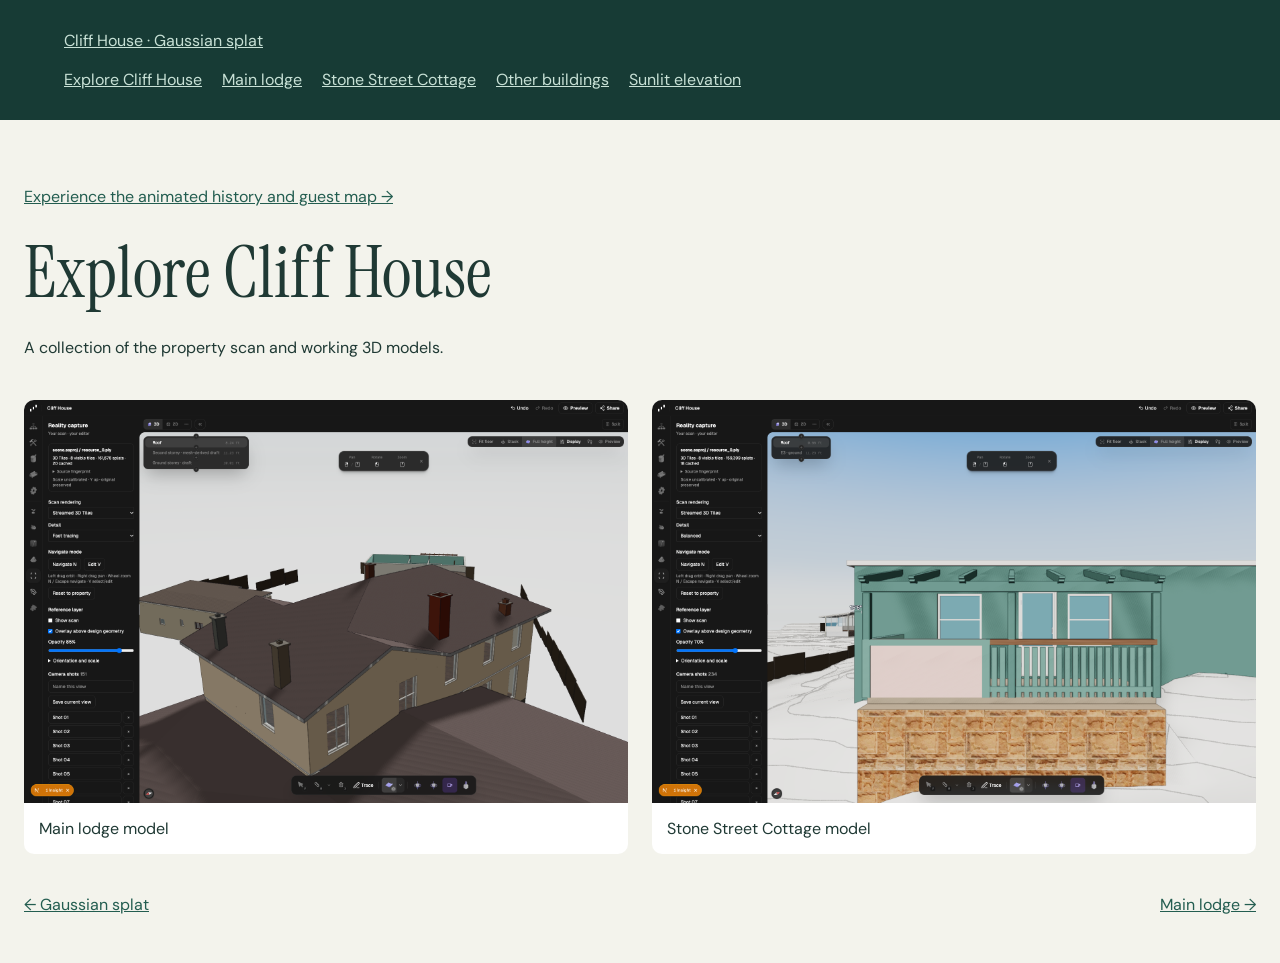
<file: walkthrough/index.html>
<!doctype html><html lang="en"><meta charset="utf-8"><meta name="viewport" content="width=device-width, initial-scale=1"><title>Explore Cliff House · Cliff House</title><style>@import url('https://fonts.googleapis.com/css2?family=DM+Sans:wght@400;600&family=Instrument+Serif&display=swap');*{box-sizing:border-box}body{margin:0;background:#f3f3ec;color:#1f3934;font-family:'DM Sans',sans-serif}header{background:#173b35;color:#fff;padding:30px max(5vw,24px)}header a{color:#c8e1d6}nav{display:flex;gap:20px;flex-wrap:wrap;margin-top:18px}main{max-width:1400px;margin:auto;padding:48px 24px}h1{font:clamp(40px,6vw,72px) 'Instrument Serif',serif;margin:0}p{max-width:700px;line-height:1.6}.grid{display:grid;grid-template-columns:repeat(auto-fit,minmax(min(100%,360px),1fr));gap:24px;margin:40px 0}figure{margin:0;background:white;border-radius:10px;overflow:hidden}img{display:block;width:100%;height:auto}figcaption{padding:15px}.next{display:flex;justify-content:space-between;gap:16px}a{color:#235d50}</style><header><a href="../">Cliff House · Gaussian splat</a><nav><a href="index.html">Explore Cliff House</a><a href="lodge.html">Main lodge</a><a href="stone-street.html">Stone Street Cottage</a><a href="outbuildings.html">Other buildings</a><a href="../sunlit-elevation/">Sunlit elevation</a></nav></header><main><p><a href="../property-story/">Experience the animated history and guest map →</a></p><h1>Explore Cliff House</h1><p>A collection of the property scan and working 3D models.</p><div class="grid"><figure><a href="assets/lodge-roof.png"><img loading="lazy" src="assets/lodge-roof.png" alt="Main lodge model"></a><figcaption>Main lodge model</figcaption></figure><figure><a href="assets/stone-front.png"><img loading="lazy" src="assets/stone-front.png" alt="Stone Street Cottage model"></a><figcaption>Stone Street Cottage model</figcaption></figure></div><div class="next"><a href="../">← Gaussian splat</a><a href="lodge.html">Main lodge →</a></div></main></html>
</file>
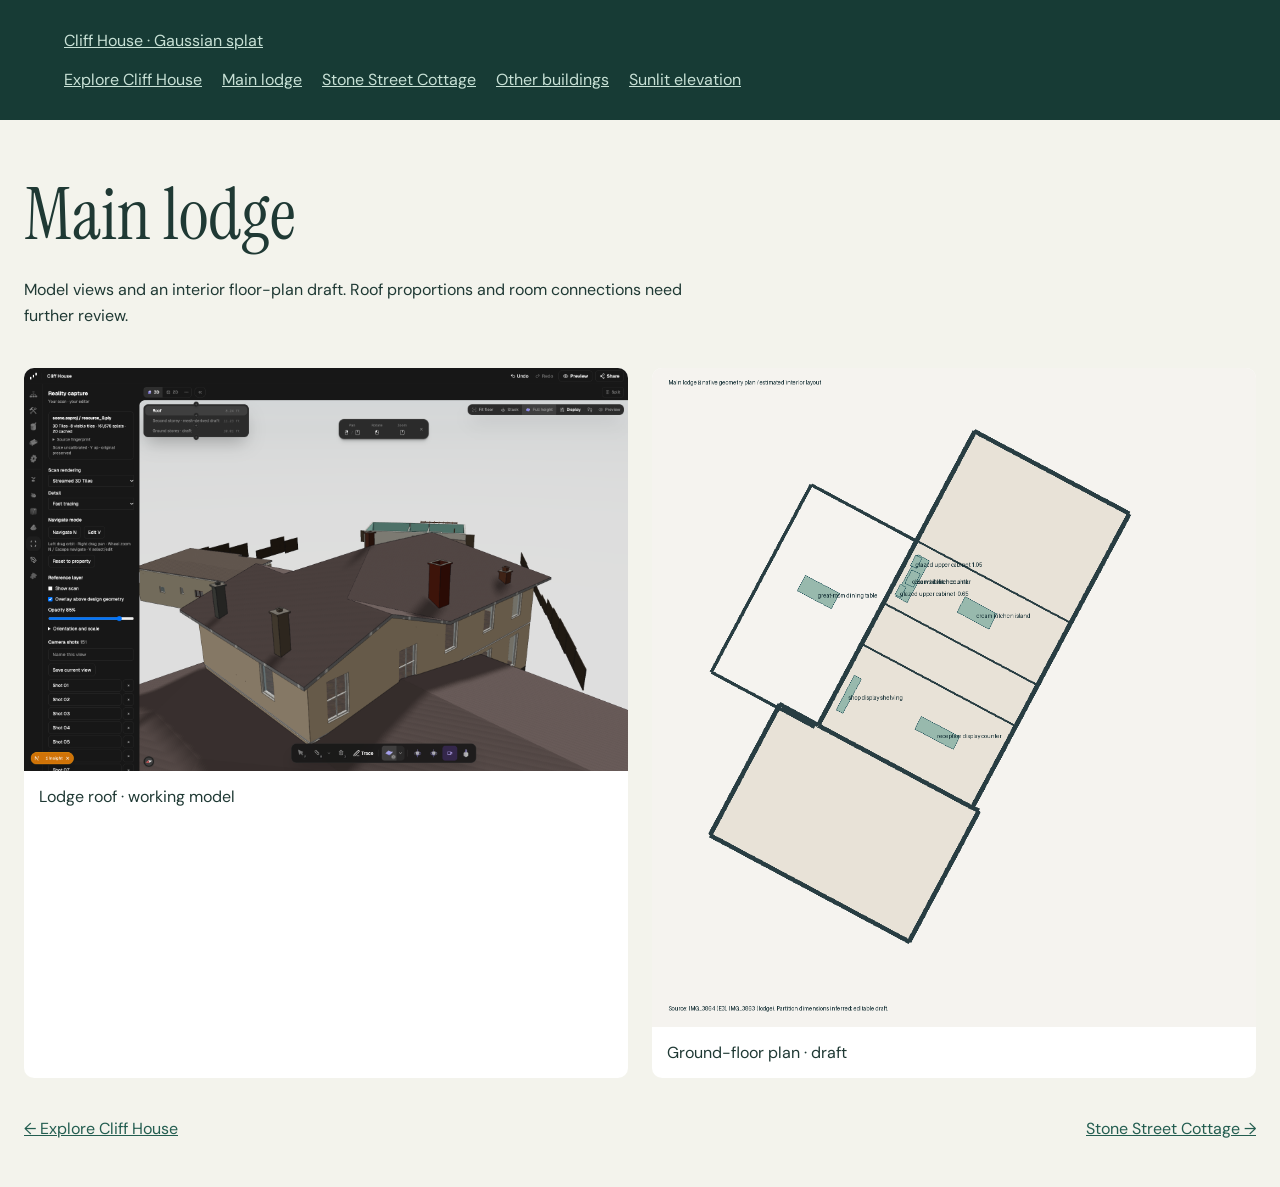
<file: walkthrough/lodge.html>
<!doctype html><html lang="en"><meta charset="utf-8"><meta name="viewport" content="width=device-width, initial-scale=1"><title>Main lodge · Cliff House</title><style>@import url('https://fonts.googleapis.com/css2?family=DM+Sans:wght@400;600&family=Instrument+Serif&display=swap');*{box-sizing:border-box}body{margin:0;background:#f3f3ec;color:#1f3934;font-family:'DM Sans',sans-serif}header{background:#173b35;color:#fff;padding:30px max(5vw,24px)}header a{color:#c8e1d6}nav{display:flex;gap:20px;flex-wrap:wrap;margin-top:18px}main{max-width:1400px;margin:auto;padding:48px 24px}h1{font:clamp(40px,6vw,72px) 'Instrument Serif',serif;margin:0}p{max-width:700px;line-height:1.6}.grid{display:grid;grid-template-columns:repeat(auto-fit,minmax(min(100%,360px),1fr));gap:24px;margin:40px 0}figure{margin:0;background:white;border-radius:10px;overflow:hidden}img{display:block;width:100%;height:auto}figcaption{padding:15px}.next{display:flex;justify-content:space-between;gap:16px}a{color:#235d50}</style><header><a href="../">Cliff House · Gaussian splat</a><nav><a href="index.html">Explore Cliff House</a><a href="lodge.html">Main lodge</a><a href="stone-street.html">Stone Street Cottage</a><a href="outbuildings.html">Other buildings</a><a href="../sunlit-elevation/">Sunlit elevation</a></nav></header><main><h1>Main lodge</h1><p>Model views and an interior floor-plan draft. Roof proportions and room connections need further review.</p><div class="grid"><figure><a href="assets/lodge-roof.png"><img loading="lazy" src="assets/lodge-roof.png" alt="Lodge roof · working model"></a><figcaption>Lodge roof · working model</figcaption></figure><figure><a href="assets/lodge-plan.png"><img loading="lazy" src="assets/lodge-plan.png" alt="Ground-floor plan · draft"></a><figcaption>Ground-floor plan · draft</figcaption></figure></div><div class="next"><a href="index.html">← Explore Cliff House</a><a href="stone-street.html">Stone Street Cottage →</a></div></main></html>
</file>
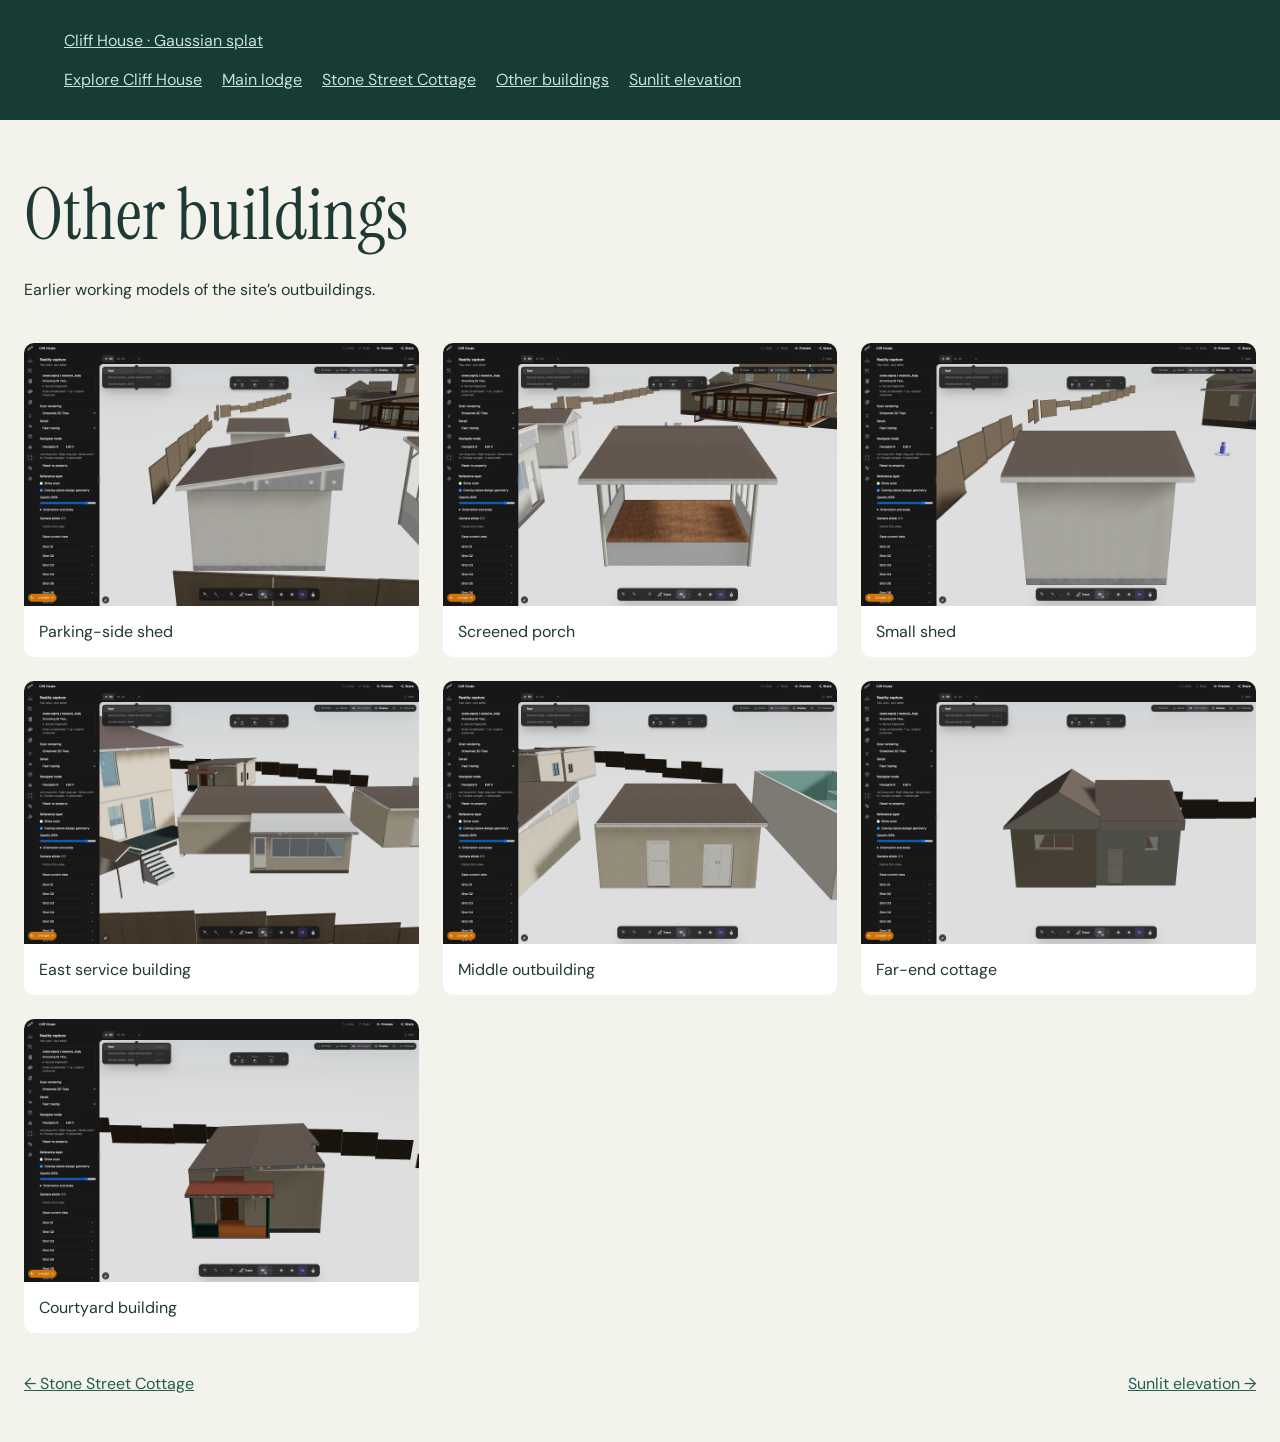
<file: walkthrough/outbuildings.html>
<!doctype html><html lang="en"><meta charset="utf-8"><meta name="viewport" content="width=device-width, initial-scale=1"><title>Other buildings · Cliff House</title><style>@import url('https://fonts.googleapis.com/css2?family=DM+Sans:wght@400;600&family=Instrument+Serif&display=swap');*{box-sizing:border-box}body{margin:0;background:#f3f3ec;color:#1f3934;font-family:'DM Sans',sans-serif}header{background:#173b35;color:#fff;padding:30px max(5vw,24px)}header a{color:#c8e1d6}nav{display:flex;gap:20px;flex-wrap:wrap;margin-top:18px}main{max-width:1400px;margin:auto;padding:48px 24px}h1{font:clamp(40px,6vw,72px) 'Instrument Serif',serif;margin:0}p{max-width:700px;line-height:1.6}.grid{display:grid;grid-template-columns:repeat(auto-fit,minmax(min(100%,360px),1fr));gap:24px;margin:40px 0}figure{margin:0;background:white;border-radius:10px;overflow:hidden}img{display:block;width:100%;height:auto}figcaption{padding:15px}.next{display:flex;justify-content:space-between;gap:16px}a{color:#235d50}</style><header><a href="../">Cliff House · Gaussian splat</a><nav><a href="index.html">Explore Cliff House</a><a href="lodge.html">Main lodge</a><a href="stone-street.html">Stone Street Cottage</a><a href="outbuildings.html">Other buildings</a><a href="../sunlit-elevation/">Sunlit elevation</a></nav></header><main><h1>Other buildings</h1><p>Earlier working models of the site’s outbuildings.</p><div class="grid"><figure><a href="assets/W1-1-model.png"><img loading="lazy" src="assets/W1-1-model.png" alt="Parking-side shed"></a><figcaption>Parking-side shed</figcaption></figure><figure><a href="assets/W2-1-model.png"><img loading="lazy" src="assets/W2-1-model.png" alt="Screened porch"></a><figcaption>Screened porch</figcaption></figure><figure><a href="assets/W3-1-model.png"><img loading="lazy" src="assets/W3-1-model.png" alt="Small shed"></a><figcaption>Small shed</figcaption></figure><figure><a href="assets/E1-1-model.png"><img loading="lazy" src="assets/E1-1-model.png" alt="East service building"></a><figcaption>East service building</figcaption></figure><figure><a href="assets/E2-1-model.png"><img loading="lazy" src="assets/E2-1-model.png" alt="Middle outbuilding"></a><figcaption>Middle outbuilding</figcaption></figure><figure><a href="assets/S1-1-model.png"><img loading="lazy" src="assets/S1-1-model.png" alt="Far-end cottage"></a><figcaption>Far-end cottage</figcaption></figure><figure><a href="assets/S2-1-model.png"><img loading="lazy" src="assets/S2-1-model.png" alt="Courtyard building"></a><figcaption>Courtyard building</figcaption></figure></div><div class="next"><a href="stone-street.html">← Stone Street Cottage</a><a href="../sunlit-elevation/">Sunlit elevation →</a></div></main></html>
</file>
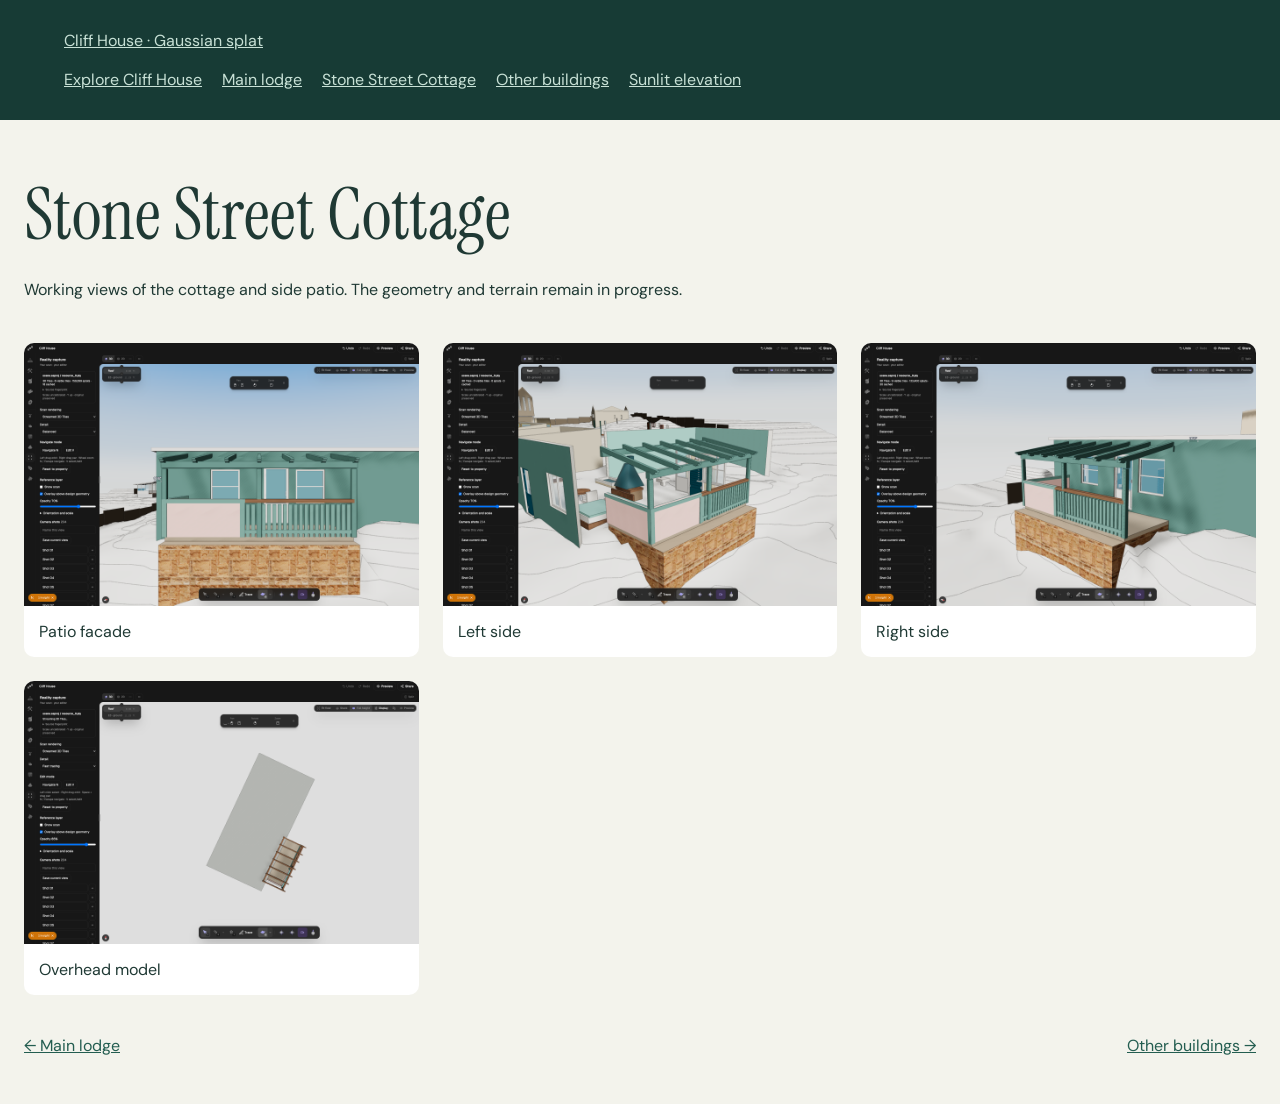
<file: walkthrough/stone-street.html>
<!doctype html><html lang="en"><meta charset="utf-8"><meta name="viewport" content="width=device-width, initial-scale=1"><title>Stone Street Cottage · Cliff House</title><style>@import url('https://fonts.googleapis.com/css2?family=DM+Sans:wght@400;600&family=Instrument+Serif&display=swap');*{box-sizing:border-box}body{margin:0;background:#f3f3ec;color:#1f3934;font-family:'DM Sans',sans-serif}header{background:#173b35;color:#fff;padding:30px max(5vw,24px)}header a{color:#c8e1d6}nav{display:flex;gap:20px;flex-wrap:wrap;margin-top:18px}main{max-width:1400px;margin:auto;padding:48px 24px}h1{font:clamp(40px,6vw,72px) 'Instrument Serif',serif;margin:0}p{max-width:700px;line-height:1.6}.grid{display:grid;grid-template-columns:repeat(auto-fit,minmax(min(100%,360px),1fr));gap:24px;margin:40px 0}figure{margin:0;background:white;border-radius:10px;overflow:hidden}img{display:block;width:100%;height:auto}figcaption{padding:15px}.next{display:flex;justify-content:space-between;gap:16px}a{color:#235d50}</style><header><a href="../">Cliff House · Gaussian splat</a><nav><a href="index.html">Explore Cliff House</a><a href="lodge.html">Main lodge</a><a href="stone-street.html">Stone Street Cottage</a><a href="outbuildings.html">Other buildings</a><a href="../sunlit-elevation/">Sunlit elevation</a></nav></header><main><h1>Stone Street Cottage</h1><p>Working views of the cottage and side patio. The geometry and terrain remain in progress.</p><div class="grid"><figure><a href="assets/stone-front.png"><img loading="lazy" src="assets/stone-front.png" alt="Patio facade"></a><figcaption>Patio facade</figcaption></figure><figure><a href="assets/stone-left.png"><img loading="lazy" src="assets/stone-left.png" alt="Left side"></a><figcaption>Left side</figcaption></figure><figure><a href="assets/stone-right.png"><img loading="lazy" src="assets/stone-right.png" alt="Right side"></a><figcaption>Right side</figcaption></figure><figure><a href="assets/stone-overhead.png"><img loading="lazy" src="assets/stone-overhead.png" alt="Overhead model"></a><figcaption>Overhead model</figcaption></figure></div><div class="next"><a href="lodge.html">← Main lodge</a><a href="outbuildings.html">Other buildings →</a></div></main></html>
</file>
